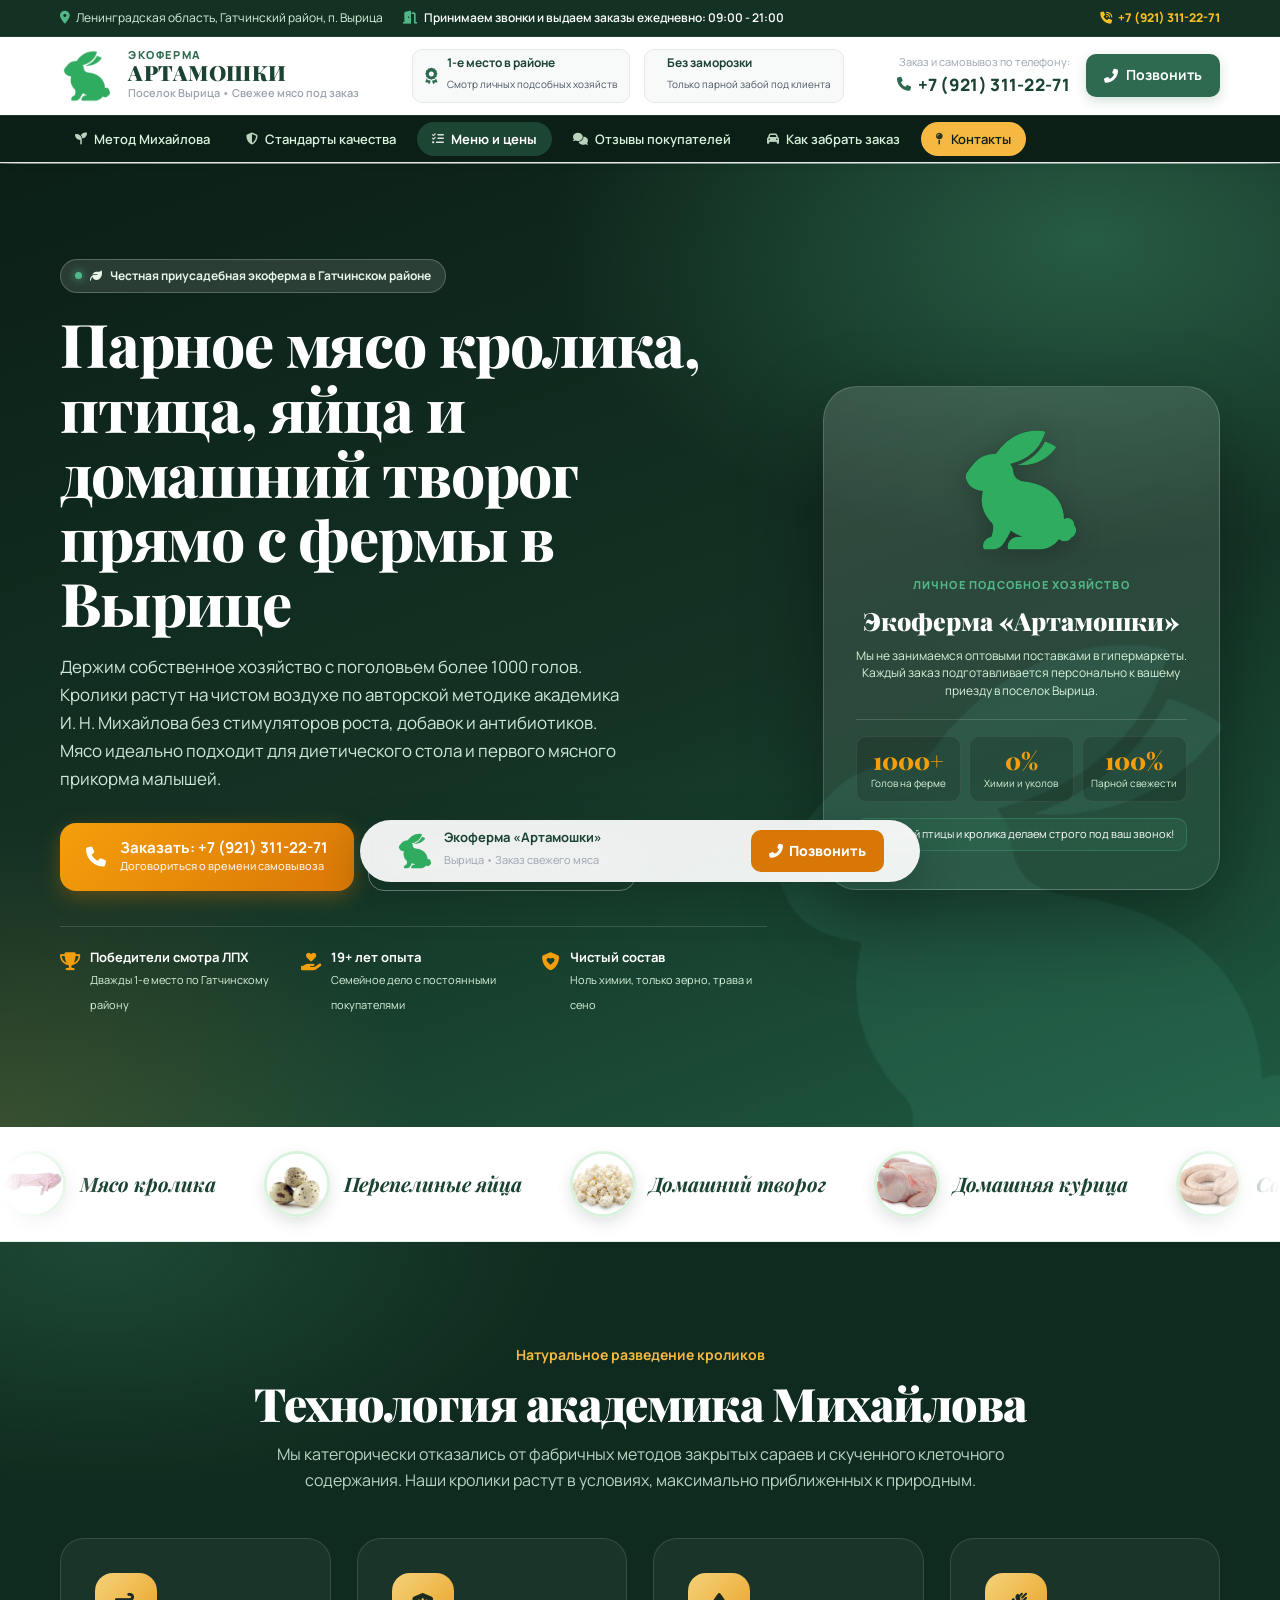
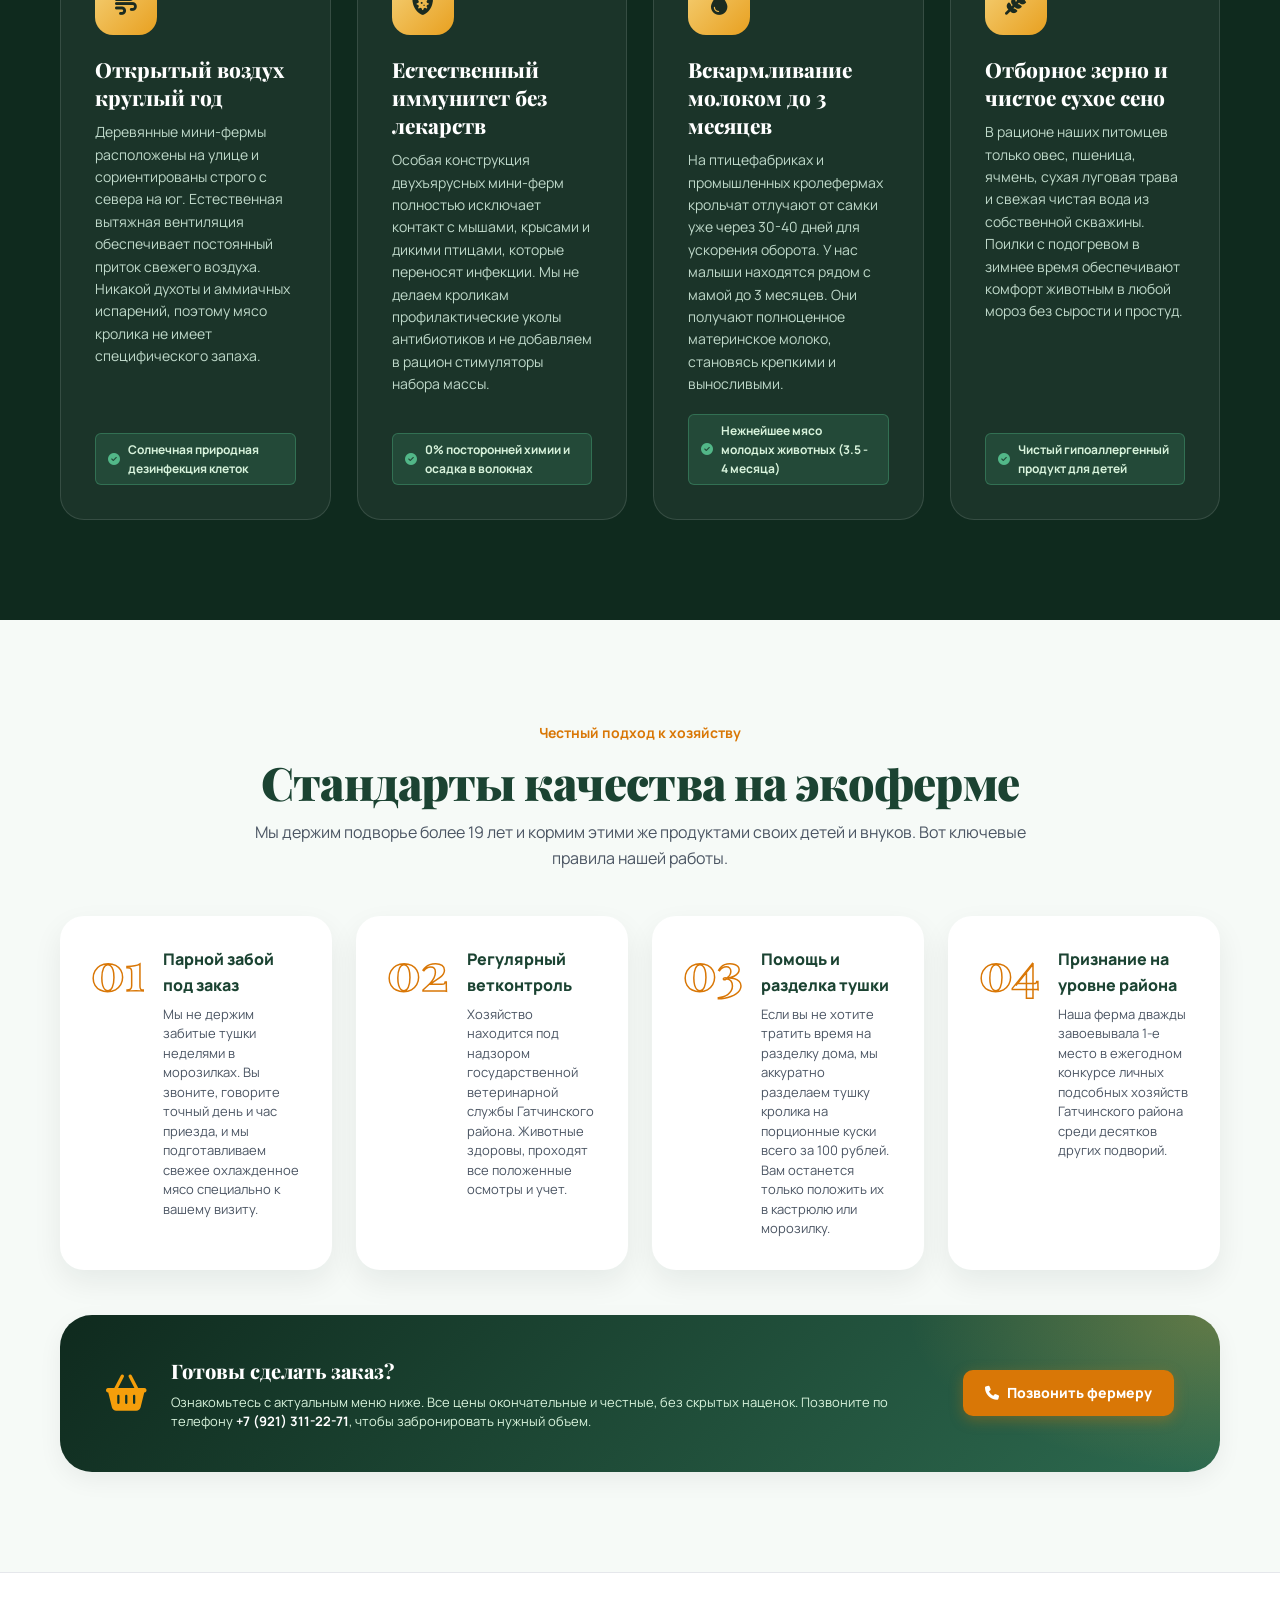
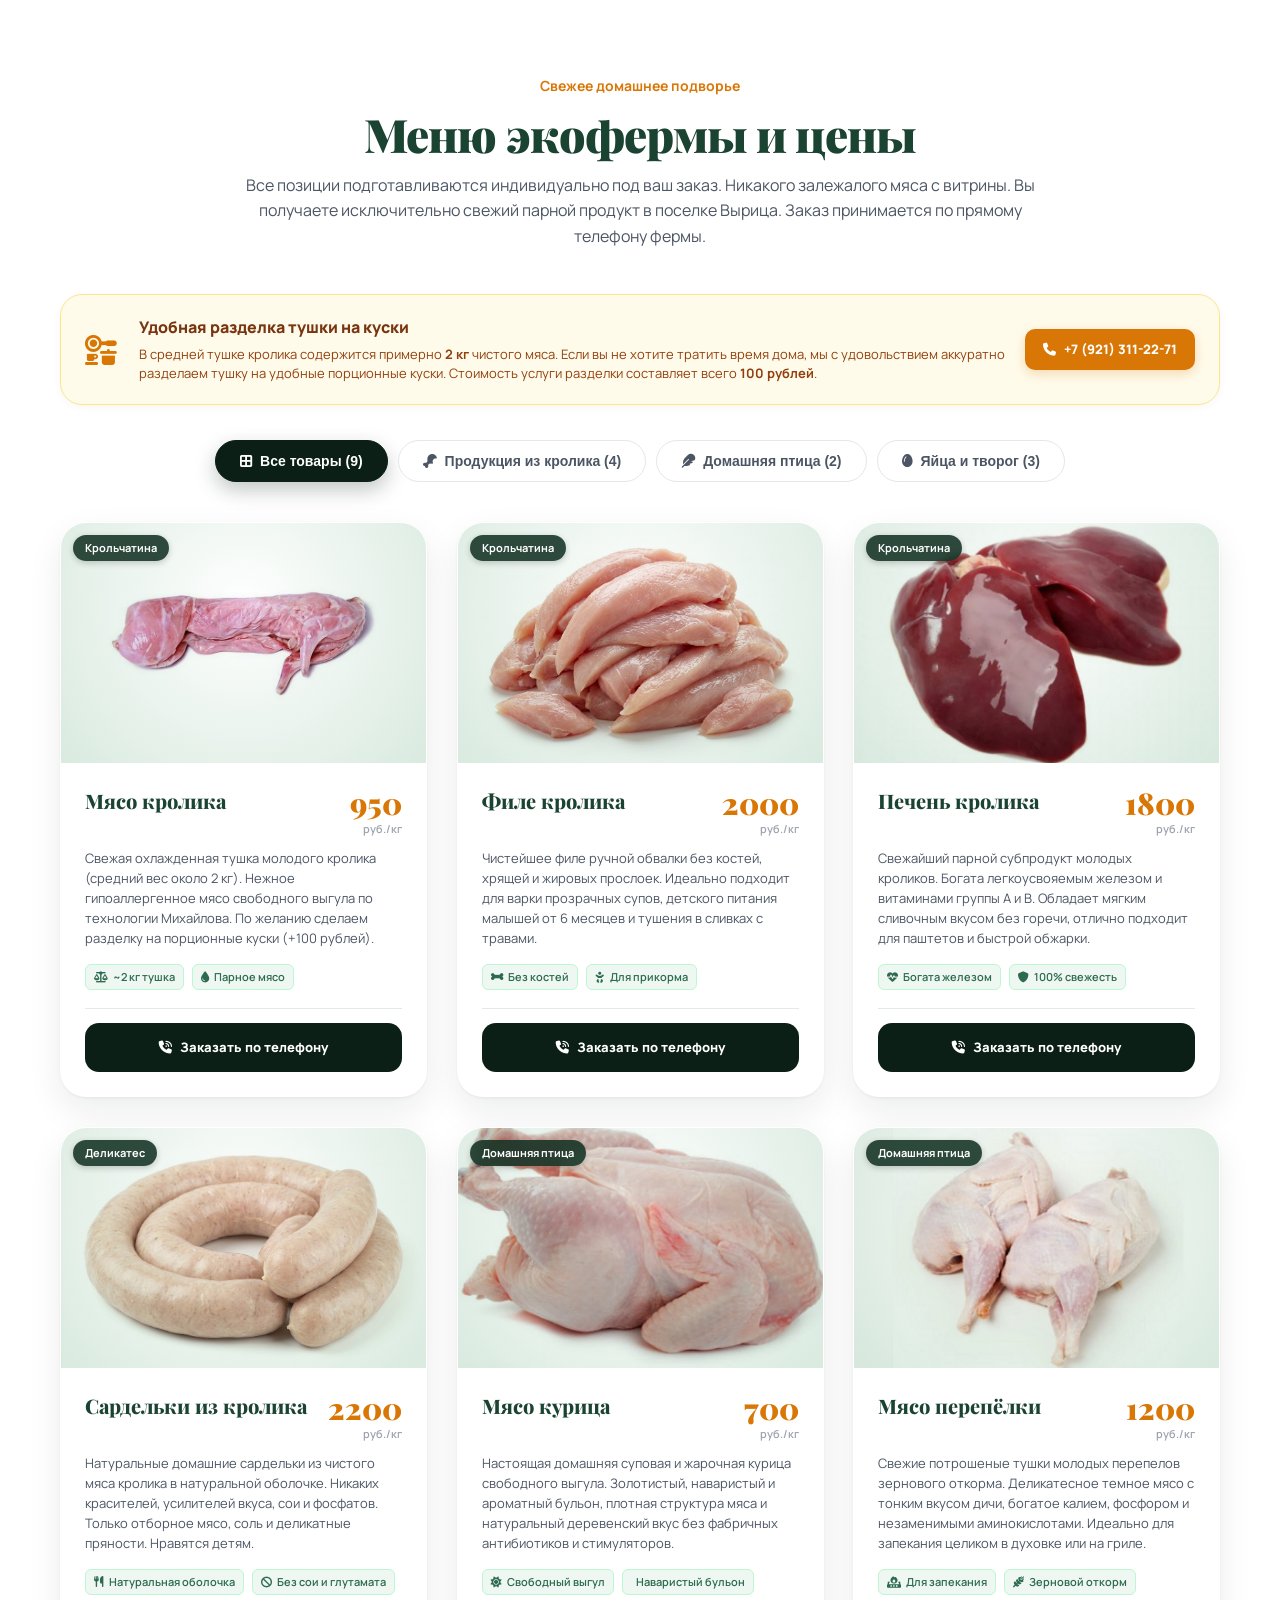
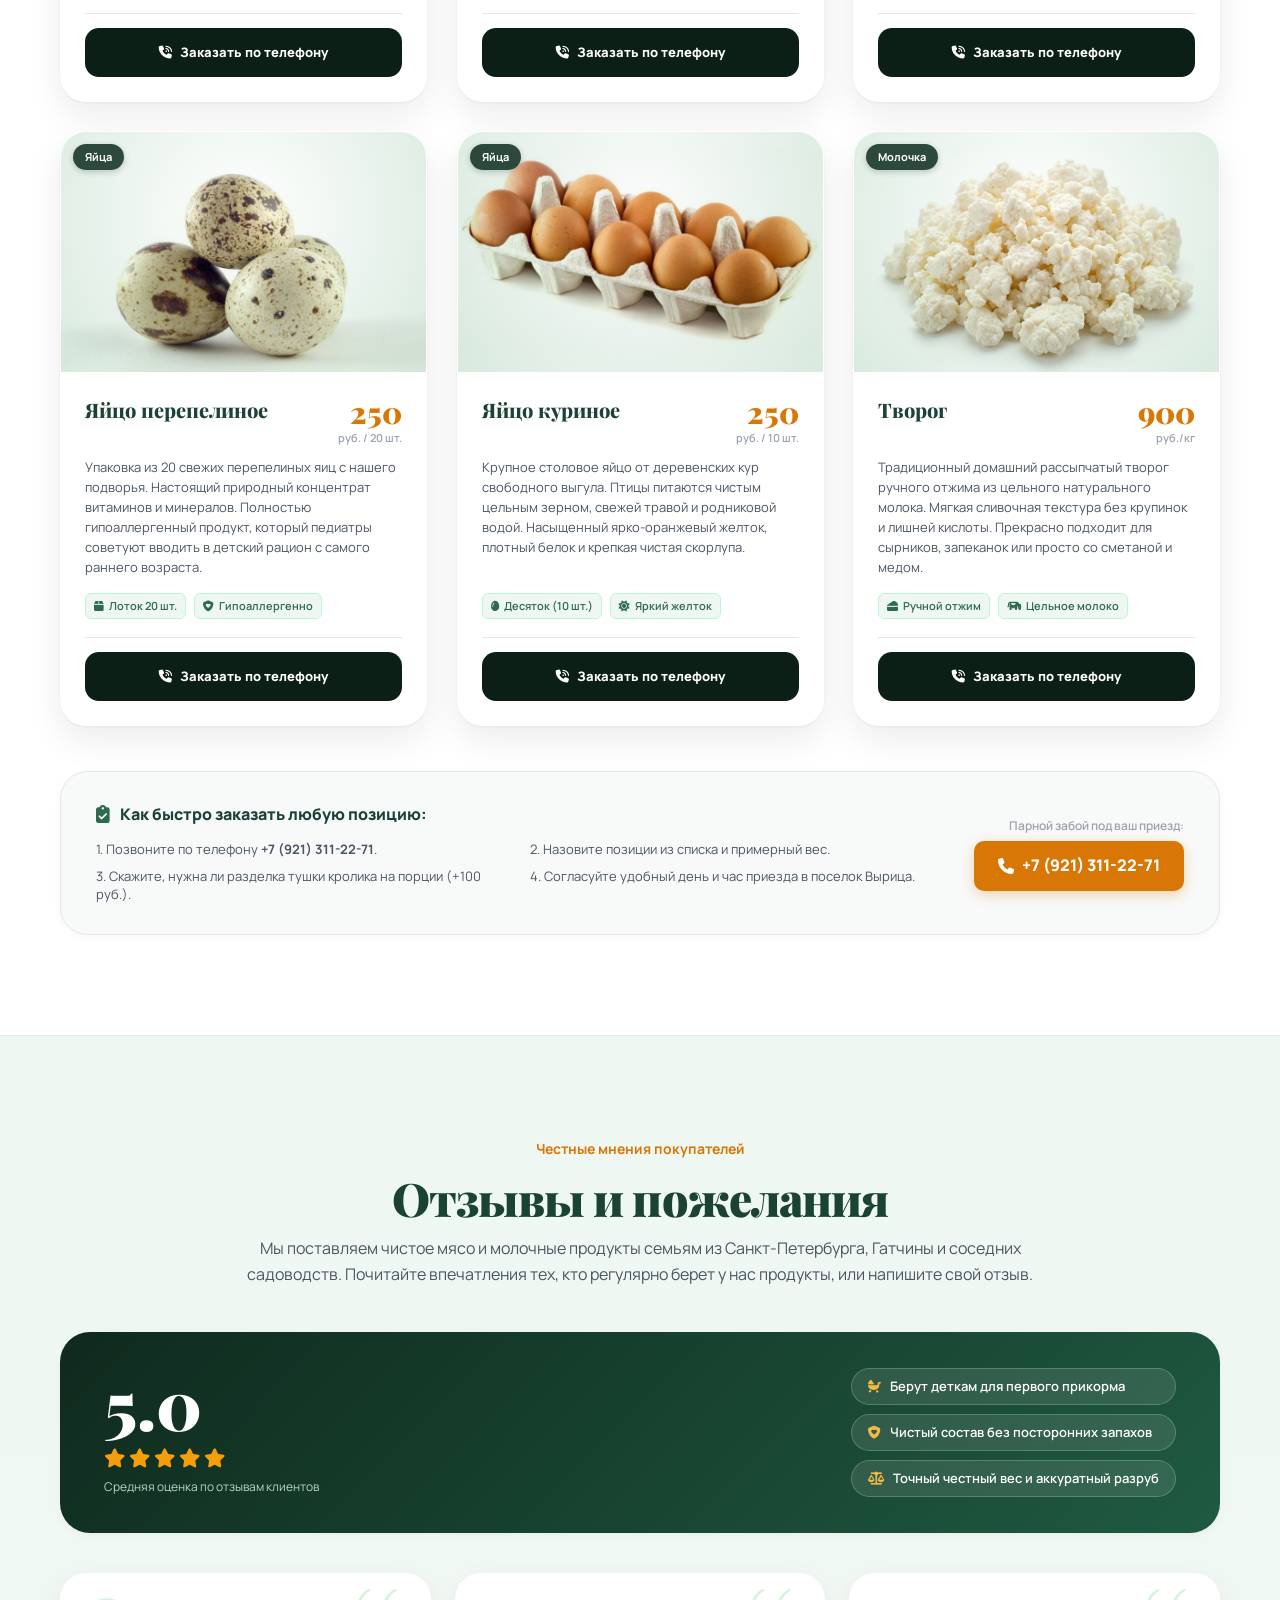
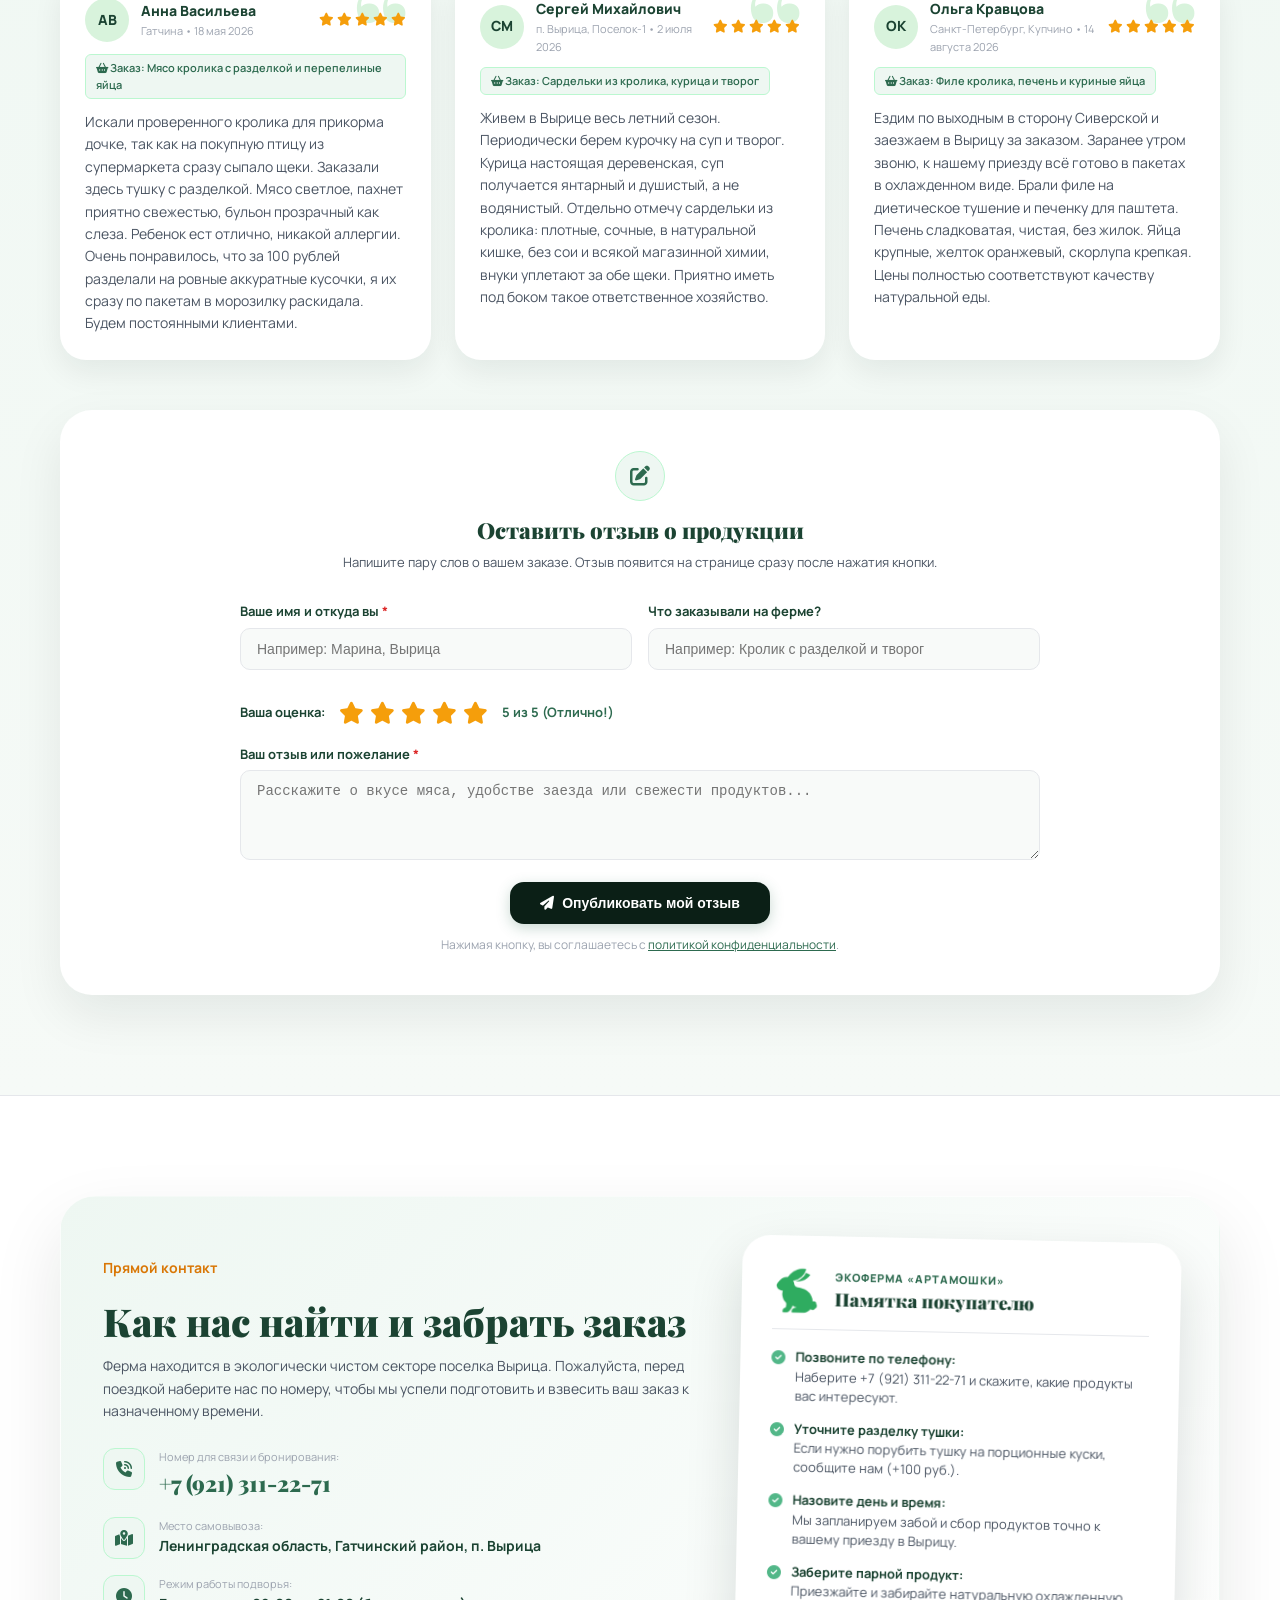
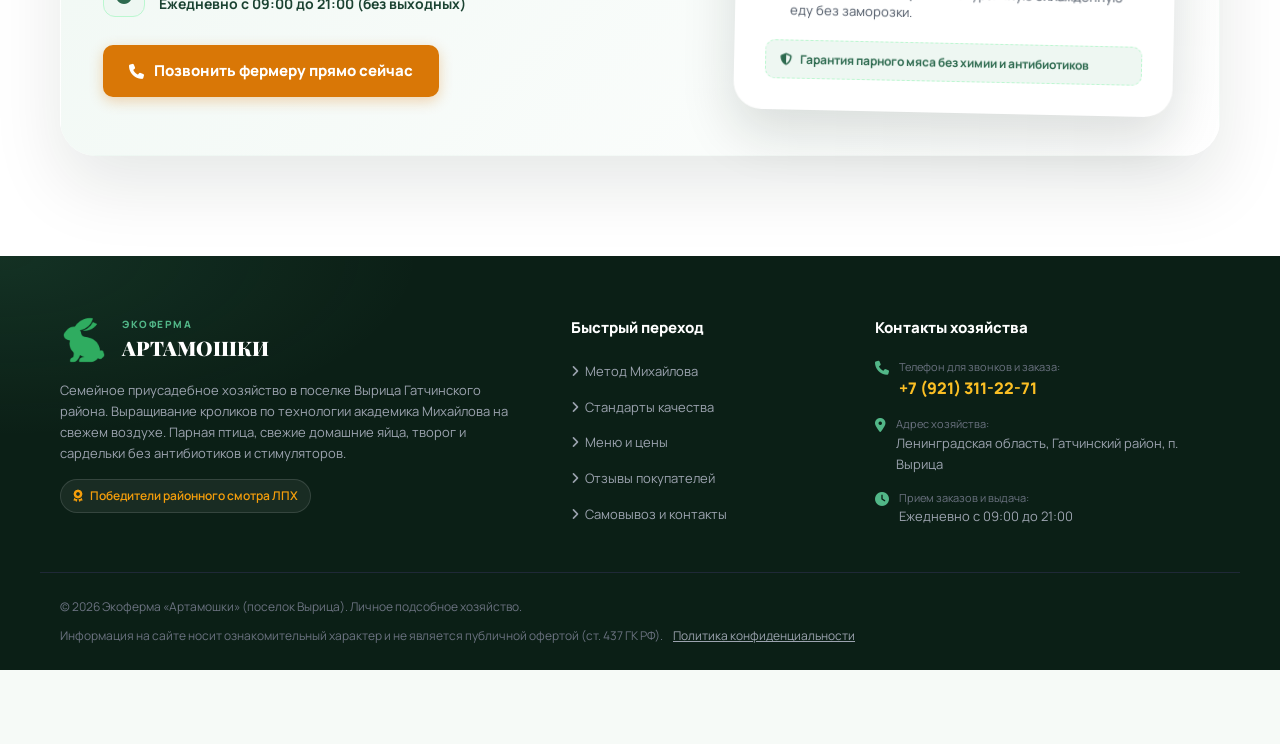
<file: index.html>
<!DOCTYPE html>
<html lang="ru">

<head>
    <meta charset="UTF-8">
    <meta name="viewport" content="width=device-width, initial-scale=1.0, maximum-scale=5.0">
    <meta http-equiv="X-UA-Compatible" content="IE=edge">
    <title>Экоферма Артамошки в Вырице | Натуральное мясо кролика, птица, яйца и фермерские продукты</title>
    <meta name="description"
        content="Частное приусадебное подворье Артамошки в поселке Вырица. Парная крольчатина, домашняя курица, перепела, домашний творог и свежие яйца. Разведение по методу Михайлова без уколов и антибиотиков. Заказ по телефону: +7 (921) 311-22-71.">

    <!-- Иконка вкладки браузера без белого фона -->
    <link rel="icon" type="image/png" sizes="32x32" href="logo.png?v=3">
    <link rel="shortcut icon" type="image/png" href="logo.png?v=3">
    <link rel="apple-touch-icon" sizes="180x180" href="logo.png?v=3">

    <!-- Open Graph / превью ссылки в мессенджерах -->
    <meta property="og:type" content="website">
    <meta property="og:url" content="https://frogetzet.github.io/Artamoshki/">
    <meta property="og:title" content="Экоферма Артамошки в Вырице | Натуральное мясо кролика, птица, яйца и фермерские продукты">
    <meta property="og:description" content="Частное приусадебное подворье Артамошки в поселке Вырица. Парная крольчатина, домашняя курица, перепела, домашний творог и свежие яйца. Разведение по методу Михайлова без уколов и антибиотиков.">
    <meta property="og:image" content="https://frogetzet.github.io/Artamoshki/logo.png?v=3">
    <meta name="twitter:card" content="summary">
    <meta name="twitter:title" content="Экоферма Артамошки в Вырице">
    <meta name="twitter:description" content="Парная крольчатина, домашняя курица, перепела, домашний творог и свежие яйца с фермы в Вырице.">
    <meta name="twitter:image" content="https://frogetzet.github.io/Artamoshki/logo.png?v=3">

    <!-- Стили и иконки -->
    <link rel="stylesheet" href="style.css">
    <link rel="stylesheet" href="https://cdnjs.cloudflare.com/ajax/libs/font-awesome/6.5.1/css/all.min.css">
    <link rel="preconnect" href="https://fonts.googleapis.com">
    <link rel="preconnect" href="https://fonts.gstatic.com" crossorigin>
    <link rel="stylesheet" href="https://fonts.googleapis.com/css2?family=Manrope:wght@400;500;600;700;800&family=Playfair+Display:ital,wght@0,700;0,800;1,700&display=swap">
    <link rel="stylesheet" href="premium.css">
</head>

<body>

    <!-- Верхняя статусная строка -->
    <div class="top-status-strip">
        <div class="container status-strip-flex">
            <div class="status-left">
                <span class="geo-point">
                    <i class="fa-solid fa-location-dot"></i> Ленинградская область, Гатчинский район, п. Вырица
                </span>
                <span class="time-point">
                    <i class="fa-solid fa-door-open"></i> Принимаем звонки и выдаем заказы ежедневно: 09:00 - 21:00
                </span>
            </div>
            <div class="status-right">
                <a href="tel:+79213112271" class="quick-call-link">
                    <i class="fa-solid fa-phone-volume"></i> +7 (921) 311-22-71
                </a>
            </div>
        </div>
    </div>

    <!-- Основная липкая шапка -->
    <header class="main-site-header" id="headerTop">
        <div class="container header-content-row">

            <!-- Логотип с прозрачным силуэтом logo.png -->
            <div class="header-brand-wrap">
                <a href="#headerTop" class="brand-link" title="Экоферма Артамошки">
                    <div class="brand-icon-box">
                        <img src="logo.png" alt="Экоферма Артамошки логотип" class="brand-rabbit-logo">
                    </div>
                    <div class="brand-text-block">
                        <span class="brand-eyebrow">ЭКОФЕРМА</span>
                        <span class="brand-main-title">АРТАМОШКИ</span>
                        <span class="brand-caption">Поселок Вырица • Свежее мясо под заказ</span>
                    </div>
                </a>
            </div>

            <!-- Центральный блок преимуществ в шапке -->
            <div class="header-features-center">
                <div class="feature-chip">
                    <i class="fa-solid fa-award"></i>
                    <div>
                        <strong>1-е место в районе</strong>
                        <span>Смотр личных подсобных хозяйств</span>
                    </div>
                </div>
                <div class="feature-chip">
                    <i class="fa-solid fa-snowflake-slash"></i>
                    <div>
                        <strong>Без заморозки</strong>
                        <span>Только парной забой под клиента</span>
                    </div>
                </div>
            </div>

            <!-- Правый блок телефона и целевого действия -->
            <div class="header-cta-block">
                <div class="phone-presentation">
                    <span class="phone-label">Заказ и самовывоз по телефону:</span>
                    <a href="tel:+79213112271" class="phone-link-main">
                        <i class="fa-solid fa-phone"></i>
                        <span>+7 (921) 311-22-71</span>
                    </a>
                </div>
                <a href="tel:+79213112271" class="btn-header-call">
                    <i class="fa-solid fa-phone-flip"></i> Позвонить
                </a>
            </div>

        </div>

        <!-- Навигационная полоса -->
        <nav class="main-navigation-bar" aria-label="Разделы страницы">
            <div class="container nav-scrollable">
                <ul class="nav-links-menu">
                    <li class="nav-item"><a href="#aboutTechSection" class="nav-link"><i
                                class="fa-solid fa-seedling"></i> Метод Михайлова</a></li>
                    <li class="nav-item"><a href="#whyUsSection" class="nav-link"><i
                                class="fa-solid fa-shield-halved"></i> Стандарты качества</a></li>
                    <li class="nav-item"><a href="#catalogSection" class="nav-link highlight"><i
                                class="fa-solid fa-list-check"></i> Меню и цены</a></li>
                    <li class="nav-item"><a href="#reviewsSection" class="nav-link"><i class="fa-solid fa-comments"></i>
                            Отзывы покупателей</a></li>
                    <li class="nav-item"><a href="#pickupSection" class="nav-link"><i class="fa-solid fa-car"></i> Как
                            забрать заказ</a></li>
                    <li class="nav-item"><a href="#contactsSection" class="nav-link"><i class="fa-solid fa-map-pin"></i>
                            Контакты</a></li>
                </ul>
            </div>
        </nav>
    </header>

    <!-- Главный баннер (Hero) -->
    <section class="hero-cover-section">
        <div class="container hero-grid-split">

            <div class="hero-left-column">
                <div class="hero-pill-badge">
                    <span class="pill-dot"></span>
                    <i class="fa-solid fa-leaf"></i>
                    <span>Честная приусадебная экоферма в Гатчинском районе</span>
                </div>

                <h1 class="hero-primary-heading">
                    Парное мясо кролика, птица, яйца и домашний творог прямо с фермы в Вырице
                </h1>

                <p class="hero-lead-description">
                    Держим собственное хозяйство с поголовьем более 1000 голов. Кролики растут на чистом воздухе по
                    авторской методике академика И. Н. Михайлова без стимуляторов роста, добавок и антибиотиков. Мясо
                    идеально подходит для диетического стола и первого мясного прикорма малышей.
                </p>

                <div class="hero-actions-group">
                    <a href="tel:+79213112271" class="btn-hero-primary">
                        <div class="btn-phone-circle"><i class="fa-solid fa-phone"></i></div>
                        <div class="btn-text-holder">
                            <strong>Заказать: +7 (921) 311-22-71</strong>
                            <small>Договориться о времени самовывоза</small>
                        </div>
                    </a>
                    <a href="#catalogSection" class="btn-hero-secondary">
                        <i class="fa-solid fa-arrow-down-short-wide"></i>
                        <span>Посмотреть меню и цены</span>
                    </a>
                </div>

                <div class="hero-stats-band">
                    <div class="stat-unit">
                        <div class="stat-icon-wrap"><i class="fa-solid fa-trophy"></i></div>
                        <div class="stat-meta">
                            <strong>Победители смотра ЛПХ</strong>
                            <span>Дважды 1-е место по Гатчинскому району</span>
                        </div>
                    </div>
                    <div class="stat-unit">
                        <div class="stat-icon-wrap"><i class="fa-solid fa-hand-holding-heart"></i></div>
                        <div class="stat-meta">
                            <strong>19+ лет опыта</strong>
                            <span>Семейное дело с постоянными покупателями</span>
                        </div>
                    </div>
                    <div class="stat-unit">
                        <div class="stat-icon-wrap"><i class="fa-solid fa-shield-heart"></i></div>
                        <div class="stat-meta">
                            <strong>Чистый состав</strong>
                            <span>Ноль химии, только зерно, трава и сено</span>
                        </div>
                    </div>
                </div>
            </div>

            <!-- Правая карточка с логотипом -->
            <div class="hero-right-column">
                <div class="hero-badge-card">
                    <div class="hero-logo-display">
                        <img src="logo.png" alt="Кролик силуэт экоферма Артамошки" class="hero-card-rabbit">
                    </div>
                    <div class="hero-card-info">
                        <span class="badge-accent">Личное подсобное хозяйство</span>
                        <h2 class="hero-card-title">Экоферма «Артамошки»</h2>
                        <p class="hero-card-text">
                            Мы не занимаемся оптовыми поставками в гипермаркеты. Каждый заказ подготавливается
                            персонально к вашему приезду в поселок Вырица.
                        </p>
                    </div>
                    <div class="hero-card-specs">
                        <div class="spec-cell">
                            <span class="spec-value">1000+</span>
                            <span class="spec-name">Голов на ферме</span>
                        </div>
                        <div class="spec-cell">
                            <span class="spec-value">0%</span>
                            <span class="spec-name">Химии и уколов</span>
                        </div>
                        <div class="spec-cell">
                            <span class="spec-value">100%</span>
                            <span class="spec-name">Парной свежести</span>
                        </div>
                    </div>
                    <div class="hero-card-reminder">
                        <i class="fa-solid fa-bell"></i>
                        <span>Забой птицы и кролика делаем строго под ваш звонок!</span>
                    </div>
                </div>
            </div>

        </div>
    </section>
    <!-- Бегущая лента продукции -->
    <div class="mq"><div class="mq-track"><span class="mq-item"><img src="rabbit-meat.jpg" alt="Мясо кролика" loading="lazy">Мясо кролика</span><span class="mq-item"><img src="quail-eggs.jpg" alt="Перепелиные яйца" loading="lazy">Перепелиные яйца</span><span class="mq-item"><img src="cottage-cheese.jpg" alt="Домашний творог" loading="lazy">Домашний творог</span><span class="mq-item"><img src="chicken.jpg" alt="Домашняя курица" loading="lazy">Домашняя курица</span><span class="mq-item"><img src="rabbit-sausages.jpg" alt="Сардельки из кролика" loading="lazy">Сардельки из кролика</span><span class="mq-item"><img src="chicken-eggs.jpg" alt="Куриные яйца" loading="lazy">Куриные яйца</span><span class="mq-item"><img src="rabbit-fillet.jpg" alt="Филе кролика" loading="lazy">Филе кролика</span><span class="mq-item"><img src="quail-meat.jpg" alt="Мясо перепёлки" loading="lazy">Мясо перепёлки</span><span class="mq-item"><img src="rabbit-liver.jpg" alt="Печень кролика" loading="lazy">Печень кролика</span><span class="mq-item" aria-hidden="true"><img src="rabbit-meat.jpg" alt="" loading="lazy">Мясо кролика</span><span class="mq-item" aria-hidden="true"><img src="quail-eggs.jpg" alt="" loading="lazy">Перепелиные яйца</span><span class="mq-item" aria-hidden="true"><img src="cottage-cheese.jpg" alt="" loading="lazy">Домашний творог</span><span class="mq-item" aria-hidden="true"><img src="chicken.jpg" alt="" loading="lazy">Домашняя курица</span><span class="mq-item" aria-hidden="true"><img src="rabbit-sausages.jpg" alt="" loading="lazy">Сардельки из кролика</span><span class="mq-item" aria-hidden="true"><img src="chicken-eggs.jpg" alt="" loading="lazy">Куриные яйца</span><span class="mq-item" aria-hidden="true"><img src="rabbit-fillet.jpg" alt="" loading="lazy">Филе кролика</span><span class="mq-item" aria-hidden="true"><img src="quail-meat.jpg" alt="" loading="lazy">Мясо перепёлки</span><span class="mq-item" aria-hidden="true"><img src="rabbit-liver.jpg" alt="" loading="lazy">Печень кролика</span></div></div>

    <!-- Секция: Метод академика Михайлова -->
    <section class="tech-method-section" id="aboutTechSection">
        <div class="container">

            <div class="section-heading-center">
                <span class="eyebrow-tag">Натуральное разведение кроликов</span>
                <h2 class="heading-title-large">Технология академика Михайлова</h2>
                <p class="heading-subtitle-lead">
                    Мы категорически отказались от фабричных методов закрытых сараев и скученного клеточного содержания.
                    Наши кролики растут в условиях, максимально приближенных к природным.
                </p>
            </div>

            <div class="method-cards-grid">

                <div class="method-card-box">
                    <div class="method-icon-circle"><i class="fa-solid fa-wind"></i></div>
                    <div class="method-card-content">
                        <h3>Открытый воздух круглый год</h3>
                        <p>
                            Деревянные мини-фермы расположены на улице и сориентированы строго с севера на юг.
                            Естественная вытяжная вентиляция обеспечивает постоянный приток свежего воздуха. Никакой
                            духоты и аммиачных испарений, поэтому мясо кролика не имеет специфического запаха.
                        </p>
                        <div class="method-card-perk">
                            <i class="fa-solid fa-circle-check"></i>
                            <span>Солнечная природная дезинфекция клеток</span>
                        </div>
                    </div>
                </div>

                <div class="method-card-box">
                    <div class="method-icon-circle"><i class="fa-solid fa-shield-virus"></i></div>
                    <div class="method-card-content">
                        <h3>Естественный иммунитет без лекарств</h3>
                        <p>
                            Особая конструкция двухъярусных мини-ферм полностью исключает контакт с мышами, крысами и
                            дикими птицами, которые переносят инфекции. Мы не делаем кроликам профилактические уколы
                            антибиотиков и не добавляем в рацион стимуляторы набора массы.
                        </p>
                        <div class="method-card-perk">
                            <i class="fa-solid fa-circle-check"></i>
                            <span>0% посторонней химии и осадка в волокнах</span>
                        </div>
                    </div>
                </div>

                <div class="method-card-box">
                    <div class="method-icon-circle"><i class="fa-solid fa-droplet"></i></div>
                    <div class="method-card-content">
                        <h3>Вскармливание молоком до 3 месяцев</h3>
                        <p>
                            На птицефабриках и промышленных кролефермах крольчат отлучают от самки уже через 30-40 дней
                            для ускорения оборота. У нас малыши находятся рядом с мамой до 3 месяцев. Они получают
                            полноценное материнское молоко, становясь крепкими и выносливыми.
                        </p>
                        <div class="method-card-perk">
                            <i class="fa-solid fa-circle-check"></i>
                            <span>Нежнейшее мясо молодых животных (3.5 - 4 месяца)</span>
                        </div>
                    </div>
                </div>

                <div class="method-card-box">
                    <div class="method-icon-circle"><i class="fa-solid fa-wheat-awn"></i></div>
                    <div class="method-card-content">
                        <h3>Отборное зерно и чистое сухое сено</h3>
                        <p>
                            В рационе наших питомцев только овес, пшеница, ячмень, сухая луговая трава и свежая чистая
                            вода из собственной скважины. Поилки с подогревом в зимнее время обеспечивают комфорт
                            животным в любой мороз без сырости и простуд.
                        </p>
                        <div class="method-card-perk">
                            <i class="fa-solid fa-circle-check"></i>
                            <span>Чистый гипоаллергенный продукт для детей</span>
                        </div>
                    </div>
                </div>

            </div>

        </div>
    </section>

    <!-- Секция: Почему жители Вырицы, Гатчины и СПб выбирают нас -->
    <section class="why-us-section" id="whyUsSection">
        <div class="container">

            <div class="section-heading-center">
                <span class="eyebrow-tag">Честный подход к хозяйству</span>
                <h2 class="heading-title-large">Стандарты качества на экоферме</h2>
                <p class="heading-subtitle-lead">
                    Мы держим подворье более 19 лет и кормим этими же продуктами своих детей и внуков. Вот ключевые
                    правила нашей работы.
                </p>
            </div>

            <div class="standards-banner-grid">

                <div class="standard-feature-item">
                    <div class="std-num-bubble">01</div>
                    <div class="std-text-wrap">
                        <h4>Парной забой под заказ</h4>
                        <p>
                            Мы не держим забитые тушки неделями в морозилках. Вы звоните, говорите точный день и час
                            приезда, и мы подготавливаем свежее охлажденное мясо специально к вашему визиту.
                        </p>
                    </div>
                </div>

                <div class="standard-feature-item">
                    <div class="std-num-bubble">02</div>
                    <div class="std-text-wrap">
                        <h4>Регулярный ветконтроль</h4>
                        <p>
                            Хозяйство находится под надзором государственной ветеринарной службы Гатчинского района.
                            Животные здоровы, проходят все положенные осмотры и учет.
                        </p>
                    </div>
                </div>

                <div class="standard-feature-item">
                    <div class="std-num-bubble">03</div>
                    <div class="std-text-wrap">
                        <h4>Помощь и разделка тушки</h4>
                        <p>
                            Если вы не хотите тратить время на разделку дома, мы аккуратно разделаем тушку кролика на
                            порционные куски всего за 100 рублей. Вам останется только положить их в кастрюлю или
                            морозилку.
                        </p>
                    </div>
                </div>

                <div class="standard-feature-item">
                    <div class="std-num-bubble">04</div>
                    <div class="std-text-wrap">
                        <h4>Признание на уровне района</h4>
                        <p>
                            Наша ферма дважды завоевывала 1-е место в ежегодном конкурсе личных подсобных хозяйств
                            Гатчинского района среди десятков других подворий.
                        </p>
                    </div>
                </div>

            </div>

            <!-- Врезка-подсказка перед каталогом -->
            <div class="catalog-teaser-panel">
                <div class="teaser-icon"><i class="fa-solid fa-basket-shopping"></i></div>
                <div class="teaser-content">
                    <h3>Готовы сделать заказ?</h3>
                    <p>
                        Ознакомьтесь с актуальным меню ниже. Все цены окончательные и честные, без скрытых наценок.
                        Позвоните по телефону <strong>+7 (921) 311-22-71</strong>, чтобы забронировать нужный объем.
                    </p>
                </div>
                <div class="teaser-button">
                    <a href="tel:+79213112271" class="btn-teaser-call">
                        <i class="fa-solid fa-phone"></i> Позвонить фермеру
                    </a>
                </div>
            </div>

        </div>
    </section><!-- Каталог фермерской продукции и актуальные цены -->
    <section class="farm-catalog-section" id="catalogSection">
        <div class="container">

            <div class="section-heading-center">
                <span class="eyebrow-tag">Свежее домашнее подворье</span>
                <h2 class="heading-title-large">Меню экофермы и цены</h2>
                <p class="heading-subtitle-lead">
                    Все позиции подготавливаются индивидуально под ваш заказ. Никакого залежалого мяса с витрины. Вы
                    получаете исключительно свежий парной продукт в поселке Вырица. Заказ принимается по прямому
                    телефону фермы.
                </p>
            </div>

            <!-- Информационный баннер о разделке тушки -->
            <div class="butcher-service-banner">
                <div class="banner-icon-side">
                    <i class="fa-solid fa-kitchen-set"></i>
                </div>
                <div class="banner-text-side">
                    <h4>Удобная разделка тушки на куски</h4>
                    <p>
                        В средней тушке кролика содержится примерно <strong>2 кг</strong> чистого мяса. Если вы не
                        хотите тратить время дома, мы с удовольствием аккуратно разделаем тушку на удобные порционные
                        куски. Стоимость услуги разделки составляет всего <strong>100 рублей</strong>.
                    </p>
                </div>
                <div class="banner-action-side">
                    <a href="tel:+79213112271" class="btn-banner-call">
                        <i class="fa-solid fa-phone"></i> +7 (921) 311-22-71
                    </a>
                </div>
            </div>

            <!-- Кнопки фильтрации каталога по категориям -->
            <div class="catalog-filters-bar" id="catalogFilterNav">
                <button type="button" class="filter-tab-btn active" data-filter="all">
                    <i class="fa-solid fa-border-all"></i> Все товары (9)
                </button>
                <button type="button" class="filter-tab-btn" data-filter="rabbit">
                    <i class="fa-solid fa-drumstick-bite"></i> Продукция из кролика (4)
                </button>
                <button type="button" class="filter-tab-btn" data-filter="poultry">
                    <i class="fa-solid fa-feather"></i> Домашняя птица (2)
                </button>
                <button type="button" class="filter-tab-btn" data-filter="dairy-eggs">
                    <i class="fa-solid fa-egg"></i> Яйца и творог (3)
                </button>
            </div>

            <!-- Сетка карточек товаров: 9 позиций с локальными фото -->
            <div class="catalog-cards-grid" id="catalogCardsContainer">

                <!-- 1. МЯСО КРОЛИКА (950 руб./кг) -->
                <article class="product-item-card" data-category="rabbit">
                    <div class="card-image-box">
                        <img src="rabbit-meat.jpg" alt="Парное мясо кролика тушка в Вырице" loading="lazy">
                        <span class="product-badge-pill">Крольчатина</span>
                    </div>
                    <div class="card-body-content">
                        <div class="product-header-row">
                            <h3 class="product-title-text">Мясо кролика</h3>
                            <div class="product-price-pill">
                                <span class="price-val">950</span>
                                <span class="price-unit">руб./кг</span>
                            </div>
                        </div>
                        <p class="product-desc-text">
                            Свежая охлажденная тушка молодого кролика (средний вес около 2 кг). Нежное гипоаллергенное
                            мясо свободного выгула по технологии Михайлова. По желанию сделаем разделку на порционные
                            куски (+100 рублей).
                        </p>
                        <div class="card-spec-tags">
                            <span class="spec-tag"><i class="fa-solid fa-scale-balanced"></i> ~2 кг тушка</span>
                            <span class="spec-tag"><i class="fa-solid fa-droplet"></i> Парное мясо</span>
                        </div>
                        <div class="card-footer-action">
                            <a href="tel:+79213112271" class="btn-order-product">
                                <i class="fa-solid fa-phone-volume"></i> Заказать по телефону
                            </a>
                        </div>
                    </div>
                </article>

                <!-- 2. ФИЛЕ КРОЛИКА (2000 руб./кг) -->
                <article class="product-item-card" data-category="rabbit">
                    <div class="card-image-box">
                        <img src="rabbit-fillet.jpg" alt="Чистое филе кролика ручной обвалки" loading="lazy">
                        <span class="product-badge-pill">Крольчатина</span>
                    </div>
                    <div class="card-body-content">
                        <div class="product-header-row">
                            <h3 class="product-title-text">Филе кролика</h3>
                            <div class="product-price-pill">
                                <span class="price-val">2000</span>
                                <span class="price-unit">руб./кг</span>
                            </div>
                        </div>
                        <p class="product-desc-text">
                            Чистейшее филе ручной обвалки без костей, хрящей и жировых прослоек. Идеально подходит для
                            варки прозрачных супов, детского питания малышей от 6 месяцев и тушения в сливках с травами.
                        </p>
                        <div class="card-spec-tags">
                            <span class="spec-tag"><i class="fa-solid fa-bone"></i> Без костей</span>
                            <span class="spec-tag"><i class="fa-solid fa-baby"></i> Для прикорма</span>
                        </div>
                        <div class="card-footer-action">
                            <a href="tel:+79213112271" class="btn-order-product">
                                <i class="fa-solid fa-phone-volume"></i> Заказать по телефону
                            </a>
                        </div>
                    </div>
                </article>

                <!-- 3. ПЕЧЕНЬ КРОЛИКА (1800 руб./кг) -->
                <article class="product-item-card" data-category="rabbit">
                    <div class="card-image-box">
                        <img src="rabbit-liver.jpg" alt="Свежая печень кролика" loading="lazy">
                        <span class="product-badge-pill">Крольчатина</span>
                    </div>
                    <div class="card-body-content">
                        <div class="product-header-row">
                            <h3 class="product-title-text">Печень кролика</h3>
                            <div class="product-price-pill">
                                <span class="price-val">1800</span>
                                <span class="price-unit">руб./кг</span>
                            </div>
                        </div>
                        <p class="product-desc-text">
                            Свежайший парной субпродукт молодых кроликов. Богата легкоусвояемым железом и витаминами
                            группы А и В. Обладает мягким сливочным вкусом без горечи, отлично подходит для паштетов и
                            быстрой обжарки.
                        </p>
                        <div class="card-spec-tags">
                            <span class="spec-tag"><i class="fa-solid fa-heart-pulse"></i> Богата железом</span>
                            <span class="spec-tag"><i class="fa-solid fa-shield"></i> 100% свежесть</span>
                        </div>
                        <div class="card-footer-action">
                            <a href="tel:+79213112271" class="btn-order-product">
                                <i class="fa-solid fa-phone-volume"></i> Заказать по телефону
                            </a>
                        </div>
                    </div>
                </article>

                <!-- 4. САРДЕЛЬКИ ИЗ КРОЛИКА (2200 руб./кг) -->
                <article class="product-item-card" data-category="rabbit">
                    <div class="card-image-box">
                        <img src="rabbit-sausages.jpg" alt="Домашние сардельки из мяса кролика" loading="lazy">
                        <span class="product-badge-pill">Деликатес</span>
                    </div>
                    <div class="card-body-content">
                        <div class="product-header-row">
                            <h3 class="product-title-text">Сардельки из кролика</h3>
                            <div class="product-price-pill">
                                <span class="price-val">2200</span>
                                <span class="price-unit">руб./кг</span>
                            </div>
                        </div>
                        <p class="product-desc-text">
                            Натуральные домашние сардельки из чистого мяса кролика в натуральной оболочке. Никаких
                            красителей, усилителей вкуса, сои и фосфатов. Только отборное мясо, соль и деликатные
                            пряности. Нравятся детям.
                        </p>
                        <div class="card-spec-tags">
                            <span class="spec-tag"><i class="fa-solid fa-utensils"></i> Натуральная оболочка</span>
                            <span class="spec-tag"><i class="fa-solid fa-ban"></i> Без сои и глутамата</span>
                        </div>
                        <div class="card-footer-action">
                            <a href="tel:+79213112271" class="btn-order-product">
                                <i class="fa-solid fa-phone-volume"></i> Заказать по телефону
                            </a>
                        </div>
                    </div>
                </article>

                <!-- 5. МЯСО КУРИЦЫ (700 руб./кг) -->
                <article class="product-item-card" data-category="poultry">
                    <div class="card-image-box">
                        <img src="chicken.jpg" alt="Домашняя фермерская курица тушка" loading="lazy">
                        <span class="product-badge-pill">Домашняя птица</span>
                    </div>
                    <div class="card-body-content">
                        <div class="product-header-row">
                            <h3 class="product-title-text">Мясо курица</h3>
                            <div class="product-price-pill">
                                <span class="price-val">700</span>
                                <span class="price-unit">руб./кг</span>
                            </div>
                        </div>
                        <p class="product-desc-text">
                            Настоящая домашняя суповая и жарочная курица свободного выгула. Золотистый, наваристый и
                            ароматный бульон, плотная структура мяса и натуральный деревенский вкус без фабричных
                            антибиотиков и стимуляторов.
                        </p>
                        <div class="card-spec-tags">
                            <span class="spec-tag"><i class="fa-solid fa-sun"></i> Свободный выгул</span>
                            <span class="spec-tag"><i class="fa-solid fa-bowl-hot"></i> Наваристый бульон</span>
                        </div>
                        <div class="card-footer-action">
                            <a href="tel:+79213112271" class="btn-order-product">
                                <i class="fa-solid fa-phone-volume"></i> Заказать по телефону
                            </a>
                        </div>
                    </div>
                </article>

                <!-- 6. МЯСО ПЕРЕПЁЛКИ (1200 руб./кг) -->
                <article class="product-item-card" data-category="poultry">
                    <div class="card-image-box">
                        <img src="quail-meat.jpg" alt="Свежее мясо перепелки фермерское" loading="lazy">
                        <span class="product-badge-pill">Домашняя птица</span>
                    </div>
                    <div class="card-body-content">
                        <div class="product-header-row">
                            <h3 class="product-title-text">Мясо перепёлки</h3>
                            <div class="product-price-pill">
                                <span class="price-val">1200</span>
                                <span class="price-unit">руб./кг</span>
                            </div>
                        </div>
                        <p class="product-desc-text">
                            Свежие потрошеные тушки молодых перепелов зернового откорма. Деликатесное темное мясо с
                            тонким вкусом дичи, богатое калием, фосфором и незаменимыми аминокислотами. Идеально для
                            запекания целиком в духовке или на гриле.
                        </p>
                        <div class="card-spec-tags">
                            <span class="spec-tag"><i class="fa-solid fa-fire-burner"></i> Для запекания</span>
                            <span class="spec-tag"><i class="fa-solid fa-wheat-awn"></i> Зерновой откорм</span>
                        </div>
                        <div class="card-footer-action">
                            <a href="tel:+79213112271" class="btn-order-product">
                                <i class="fa-solid fa-phone-volume"></i> Заказать по телефону
                            </a>
                        </div>
                    </div>
                </article>

                <!-- 7. ЯЙЦО ПЕРЕПЕЛИНОЕ (250 руб. за 20 штук) -->
                <article class="product-item-card" data-category="dairy-eggs">
                    <div class="card-image-box">
                        <img src="quail-eggs.jpg" alt="Свежее перепелиное яйцо 20 штук" loading="lazy">
                        <span class="product-badge-pill">Яйца</span>
                    </div>
                    <div class="card-body-content">
                        <div class="product-header-row">
                            <h3 class="product-title-text">Яйцо перепелиное</h3>
                            <div class="product-price-pill">
                                <span class="price-val">250</span>
                                <span class="price-unit">руб. / 20 шт.</span>
                            </div>
                        </div>
                        <p class="product-desc-text">
                            Упаковка из 20 свежих перепелиных яиц с нашего подворья. Настоящий природный концентрат
                            витаминов и минералов. Полностью гипоаллергенный продукт, который педиатры советуют вводить
                            в детский рацион с самого раннего возраста.
                        </p>
                        <div class="card-spec-tags">
                            <span class="spec-tag"><i class="fa-solid fa-box"></i> Лоток 20 шт.</span>
                            <span class="spec-tag"><i class="fa-solid fa-shield-heart"></i> Гипоаллергенно</span>
                        </div>
                        <div class="card-footer-action">
                            <a href="tel:+79213112271" class="btn-order-product">
                                <i class="fa-solid fa-phone-volume"></i> Заказать по телефону
                            </a>
                        </div>
                    </div>
                </article>

                <!-- 8. ЯЙЦО КУРИНОЕ (250 руб. за 10 штук) -->
                <article class="product-item-card" data-category="dairy-eggs">
                    <div class="card-image-box">
                        <img src="chicken-eggs.jpg" alt="Домашнее куриное яйцо десяток" loading="lazy">
                        <span class="product-badge-pill">Яйца</span>
                    </div>
                    <div class="card-body-content">
                        <div class="product-header-row">
                            <h3 class="product-title-text">Яйцо куриное</h3>
                            <div class="product-price-pill">
                                <span class="price-val">250</span>
                                <span class="price-unit">руб. / 10 шт.</span>
                            </div>
                        </div>
                        <p class="product-desc-text">
                            Крупное столовое яйцо от деревенских кур свободного выгула. Птицы питаются чистым цельным
                            зерном, свежей травой и родниковой водой. Насыщенный ярко-оранжевый желток, плотный белок и
                            крепкая чистая скорлупа.
                        </p>
                        <div class="card-spec-tags">
                            <span class="spec-tag"><i class="fa-solid fa-egg"></i> Десяток (10 шт.)</span>
                            <span class="spec-tag"><i class="fa-solid fa-sun"></i> Яркий желток</span>
                        </div>
                        <div class="card-footer-action">
                            <a href="tel:+79213112271" class="btn-order-product">
                                <i class="fa-solid fa-phone-volume"></i> Заказать по телефону
                            </a>
                        </div>
                    </div>
                </article>

                <!-- 9. ТВОРОГ (900 руб./кг) -->
                <article class="product-item-card" data-category="dairy-eggs">
                    <div class="card-image-box">
                        <img src="cottage-cheese.jpg" alt="Натуральный домашний творог" loading="lazy">
                        <span class="product-badge-pill">Молочка</span>
                    </div>
                    <div class="card-body-content">
                        <div class="product-header-row">
                            <h3 class="product-title-text">Творог</h3>
                            <div class="product-price-pill">
                                <span class="price-val">900</span>
                                <span class="price-unit">руб./кг</span>
                            </div>
                        </div>
                        <p class="product-desc-text">
                            Традиционный домашний рассыпчатый творог ручного отжима из цельного натурального молока.
                            Мягкая сливочная текстура без крупинок и лишней кислоты. Прекрасно подходит для сырников,
                            запеканок или просто со сметаной и медом.
                        </p>
                        <div class="card-spec-tags">
                            <span class="spec-tag"><i class="fa-solid fa-cheese"></i> Ручной отжим</span>
                            <span class="spec-tag"><i class="fa-solid fa-cow"></i> Цельное молоко</span>
                        </div>
                        <div class="card-footer-action">
                            <a href="tel:+79213112271" class="btn-order-product">
                                <i class="fa-solid fa-phone-volume"></i> Заказать по телефону
                            </a>
                        </div>
                    </div>
                </article>

            </div>

            <!-- Итоговая сервисная памятка под каталогом -->
            <div class="catalog-summary-panel">
                <div class="summary-col-info">
                    <div class="summary-check-title">
                        <i class="fa-solid fa-clipboard-check"></i>
                        <span>Как быстро заказать любую позицию:</span>
                    </div>
                    <ul class="summary-steps-list">
                        <li>1. Позвоните по телефону <strong>+7 (921) 311-22-71</strong>.</li>
                        <li>2. Назовите позиции из списка и примерный вес.</li>
                        <li>3. Скажите, нужна ли разделка тушки кролика на порции (+100 руб.).</li>
                        <li>4. Согласуйте удобный день и час приезда в поселок Вырица.</li>
                    </ul>
                </div>
                <div class="summary-col-cta">
                    <span class="summary-cta-text">Парной забой под ваш приезд:</span>
                    <a href="tel:+79213112271" class="btn-summary-phone">
                        <i class="fa-solid fa-phone"></i> +7 (921) 311-22-71
                    </a>
                </div>
            </div>

        </div>
    </section><!-- Раздел: Отзывы постоянных покупателей -->
    <section class="reviews-feedback-section" id="reviewsSection">
        <div class="container">

            <div class="section-heading-center">
                <span class="eyebrow-tag">Честные мнения покупателей</span>
                <h2 class="heading-title-large">Отзывы и пожелания</h2>
                <p class="heading-subtitle-lead">
                    Мы поставляем чистое мясо и молочные продукты семьям из Санкт-Петербурга, Гатчины и соседних
                    садоводств. Почитайте впечатления тех, кто регулярно берет у нас продукты, или напишите свой отзыв.
                </p>
            </div>

            <!-- Верхняя плашка рейтинга -->
            <div class="reviews-score-banner">
                <div class="score-side-main">
                    <div class="score-large-digits" id="averageScoreDisplay">4.9</div>
                    <div class="stars-aggregate-row">
                        <i class="fa-solid fa-star"></i>
                        <i class="fa-solid fa-star"></i>
                        <i class="fa-solid fa-star"></i>
                        <i class="fa-solid fa-star"></i>
                        <i class="fa-solid fa-star"></i>
                    </div>
                    <span class="score-caption-text">Средняя оценка по отзывам клиентов</span>
                </div>
                <div class="score-side-tags">
                    <div class="score-benefit-chip">
                        <i class="fa-solid fa-baby-carriage"></i>
                        <span>Берут деткам для первого прикорма</span>
                    </div>
                    <div class="score-benefit-chip">
                        <i class="fa-solid fa-shield-heart"></i>
                        <span>Чистый состав без посторонних запахов</span>
                    </div>
                    <div class="score-benefit-chip">
                        <i class="fa-solid fa-scale-balanced"></i>
                        <span>Точный честный вес и аккуратный разруб</span>
                    </div>
                </div>
            </div>

            <!-- Сетка отзывов (пополняется через JavaScript из localStorage) -->
            <div class="reviews-cards-stream" id="reviewsCardsContainer">

                <!-- Отзыв 1: Молодая мама -->
                <article class="review-single-card">
                    <div class="review-header-flex">
                        <div class="author-avatar-box">АВ</div>
                        <div class="author-text-info">
                            <strong class="author-title">Анна Васильева</strong>
                            <span class="author-geo-date">Гатчина • 18 мая 2026</span>
                        </div>
                        <div class="stars-rating-inline">
                            <i class="fa-solid fa-star"></i>
                            <i class="fa-solid fa-star"></i>
                            <i class="fa-solid fa-star"></i>
                            <i class="fa-solid fa-star"></i>
                            <i class="fa-solid fa-star"></i>
                        </div>
                    </div>
                    <div class="bought-item-pill">
                        <i class="fa-solid fa-basket-shopping"></i> Заказ: Мясо кролика с разделкой и перепелиные яйца
                    </div>
                    <p class="review-message-text">
                        Искали проверенного кролика для прикорма дочке, так как на покупную птицу из супермаркета сразу
                        сыпало щеки. Заказали здесь тушку с разделкой. Мясо светлое, пахнет приятно свежестью, бульон
                        прозрачный как слеза. Ребенок ест отлично, никакой аллергии. Очень понравилось, что за 100
                        рублей разделали на ровные аккуратные кусочки, я их сразу по пакетам в морозилку раскидала.
                        Будем постоянными клиентами.
                    </p>
                </article>

                <!-- Отзыв 2: Дачник из Вырицы -->
                <article class="review-single-card">
                    <div class="review-header-flex">
                        <div class="author-avatar-box">СМ</div>
                        <div class="author-text-info">
                            <strong class="author-title">Сергей Михайлович</strong>
                            <span class="author-geo-date">п. Вырица, Поселок-1 • 2 июля 2026</span>
                        </div>
                        <div class="stars-rating-inline">
                            <i class="fa-solid fa-star"></i>
                            <i class="fa-solid fa-star"></i>
                            <i class="fa-solid fa-star"></i>
                            <i class="fa-solid fa-star"></i>
                            <i class="fa-solid fa-star"></i>
                        </div>
                    </div>
                    <div class="bought-item-pill">
                        <i class="fa-solid fa-basket-shopping"></i> Заказ: Сардельки из кролика, курица и творог
                    </div>
                    <p class="review-message-text">
                        Живем в Вырице весь летний сезон. Периодически берем курочку на суп и творог. Курица настоящая
                        деревенская, суп получается янтарный и душистый, а не водянистый. Отдельно отмечу сардельки из
                        кролика: плотные, сочные, в натуральной кишке, без сои и всякой магазинной химии, внуки уплетают
                        за обе щеки. Приятно иметь под боком такое ответственное хозяйство.
                    </p>
                </article>

                <!-- Отзыв 3: Семья из СПб -->
                <article class="review-single-card">
                    <div class="review-header-flex">
                        <div class="author-avatar-box">ОК</div>
                        <div class="author-text-info">
                            <strong class="author-title">Ольга Кравцова</strong>
                            <span class="author-geo-date">Санкт-Петербург, Купчино • 14 августа 2026</span>
                        </div>
                        <div class="stars-rating-inline">
                            <i class="fa-solid fa-star"></i>
                            <i class="fa-solid fa-star"></i>
                            <i class="fa-solid fa-star"></i>
                            <i class="fa-solid fa-star"></i>
                            <i class="fa-solid fa-star"></i>
                        </div>
                    </div>
                    <div class="bought-item-pill">
                        <i class="fa-solid fa-basket-shopping"></i> Заказ: Филе кролика, печень и куриные яйца
                    </div>
                    <p class="review-message-text">
                        Ездим по выходным в сторону Сиверской и заезжаем в Вырицу за заказом. Заранее утром звоню, к
                        нашему приезду всё готово в пакетах в охлажденном виде. Брали филе на диетическое тушение и
                        печенку для паштета. Печень сладковатая, чистая, без жилок. Яйца крупные, желток оранжевый,
                        скорлупа крепкая. Цены полностью соответствуют качеству натуральной еды.
                    </p>
                </article>

            </div>

            <!-- Блок формы добавления нового отзыва -->
            <div class="add-review-section-box">
                <div class="review-form-wrapper">

                    <div class="form-title-centered">
                        <div class="form-badge-icon"><i class="fa-solid fa-pen-to-square"></i></div>
                        <h3>Оставить отзыв о продукции</h3>
                        <p>Напишите пару слов о вашем заказе. Отзыв появится на странице сразу после нажатия кнопки.</p>
                    </div>

                    <form id="farmFeedbackForm" class="clean-review-form">

                        <div class="form-inputs-pair">
                            <div class="field-control-group">
                                <label for="authorNameInput">Ваше имя и откуда вы <span
                                        class="required-mark">*</span></label>
                                <input type="text" id="authorNameInput" placeholder="Например: Марина, Вырица" required>
                            </div>
                            <div class="field-control-group">
                                <label for="productOrderedInput">Что заказывали на ферме?</label>
                                <input type="text" id="productOrderedInput"
                                    placeholder="Например: Кролик с разделкой и творог">
                            </div>
                        </div>

                        <div class="form-rating-picker-row">
                            <label class="picker-label-title">Ваша оценка:</label>
                            <div class="star-clickable-row" id="formStarContainer">
                                <i class="fa-solid fa-star star-node active" data-score="1" title="1 из 5"></i>
                                <i class="fa-solid fa-star star-node active" data-score="2" title="2 из 5"></i>
                                <i class="fa-solid fa-star star-node active" data-score="3" title="3 из 5"></i>
                                <i class="fa-solid fa-star star-node active" data-score="4" title="4 из 5"></i>
                                <i class="fa-solid fa-star star-node active" data-score="5" title="5 из 5"></i>
                            </div>
                            <span class="rating-grade-hint" id="ratingGradeHint">5 из 5 (Отлично!)</span>
                        </div>

                        <div class="field-control-group full-width">
                            <label for="reviewMessageInput">Ваш отзыв или пожелание <span
                                    class="required-mark">*</span></label>
                            <textarea id="reviewMessageInput" rows="4"
                                placeholder="Расскажите о вкусе мяса, удобстве заезда или свежести продуктов..."
                                required></textarea>
                        </div>

                        <div class="form-submit-centered">
                            <button type="submit" class="btn-publish-feedback">
                                <i class="fa-solid fa-paper-plane"></i> Опубликовать мой отзыв
                            </button>
                            <p class="form-privacy-note">
                                Нажимая кнопку, вы соглашаетесь с <a href="privacy.html">политикой конфиденциальности</a>.
                            </p>
                        </div>

                    </form>

                </div>
            </div>

        </div>
    </section>

    <!-- Раздел: Самовывоз, контакты и памятка покупателя -->
    <section class="pickup-and-contacts-section" id="pickupSection">
        <div class="container">
            <div class="pickup-unified-layout" id="contactsSection">

                <!-- Левая колонка: контакты и прямой вызов -->
                <div class="pickup-details-col">
                    <span class="eyebrow-tag">Прямой контакт</span>
                    <h2 class="pickup-main-heading">Как нас найти и забрать заказ</h2>
                    <p class="pickup-lead-desc">
                        Ферма находится в экологически чистом секторе поселка Вырица. Пожалуйста, перед поездкой
                        наберите нас по номеру, чтобы мы успели подготовить и взвесить ваш заказ к назначенному времени.
                    </p>

                    <div class="contacts-vertical-cards">

                        <div class="contact-card-line">
                            <div class="contact-round-icon"><i class="fa-solid fa-phone-volume"></i></div>
                            <div class="contact-text-box">
                                <span class="contact-sub-title">Номер для связи и бронирования:</span>
                                <a href="tel:+79213112271" class="contact-bold-phone">+7 (921) 311-22-71</a>
                            </div>
                        </div>

                        <div class="contact-card-line">
                            <div class="contact-round-icon"><i class="fa-solid fa-map-location-dot"></i></div>
                            <div class="contact-text-box">
                                <span class="contact-sub-title">Место самовывоза:</span>
                                <strong class="contact-bold-text">Ленинградская область, Гатчинский район, п.
                                    Вырица</strong>
                            </div>
                        </div>

                        <div class="contact-card-line">
                            <div class="contact-round-icon"><i class="fa-solid fa-clock"></i></div>
                            <div class="contact-text-box">
                                <span class="contact-sub-title">Режим работы подворья:</span>
                                <strong class="contact-bold-text">Ежедневно с 09:00 до 21:00 (без выходных)</strong>
                            </div>
                        </div>

                    </div>

                    <div class="pickup-direct-action">
                        <a href="tel:+79213112271" class="btn-direct-call-gold">
                            <i class="fa-solid fa-phone"></i> Позвонить фермеру прямо сейчас
                        </a>
                    </div>
                </div>

                <!-- Правая колонка: Памятка покупателю с логотипом logo.png БЕЗ белых рамок -->
                <div class="pickup-memo-col">
                    <div class="memo-white-card">

                        <div class="memo-header-brand">
                            <div class="memo-logo-frame">
                                <img src="logo.png" alt="Зеленый кролик логотип" class="memo-rabbit-img">
                            </div>
                            <div class="memo-header-text">
                                <span class="memo-sup-title">ЭКОФЕРМА «АРТАМОШКИ»</span>
                                <h3 class="memo-card-heading">Памятка покупателю</h3>
                            </div>
                        </div>

                        <ul class="memo-bullet-checklist">
                            <li class="memo-check-point">
                                <i class="fa-solid fa-circle-check"></i>
                                <div>
                                    <strong>Позвоните по телефону:</strong>
                                    <span>Наберите +7 (921) 311-22-71 и скажите, какие продукты вас интересуют.</span>
                                </div>
                            </li>
                            <li class="memo-check-point">
                                <i class="fa-solid fa-circle-check"></i>
                                <div>
                                    <strong>Уточните разделку тушки:</strong>
                                    <span>Если нужно порубить тушку на порционные куски, сообщите нам (+100
                                        руб.).</span>
                                </div>
                            </li>
                            <li class="memo-check-point">
                                <i class="fa-solid fa-circle-check"></i>
                                <div>
                                    <strong>Назовите день и время:</strong>
                                    <span>Мы запланируем забой и сбор продуктов точно к вашему приезду в Вырицу.</span>
                                </div>
                            </li>
                            <li class="memo-check-point">
                                <i class="fa-solid fa-circle-check"></i>
                                <div>
                                    <strong>Заберите парной продукт:</strong>
                                    <span>Приезжайте и забирайте натуральную охлажденную еду без заморозки.</span>
                                </div>
                            </li>
                        </ul>

                        <div class="memo-bottom-seal">
                            <i class="fa-solid fa-shield-halved"></i>
                            <span>Гарантия парного мяса без химии и антибиотиков</span>
                        </div>

                    </div>
                </div>

            </div>
        </div>
    </section>

    <!-- Мобильная прилипающая полоска внизу экрана для мгновенного звонка -->
    <aside class="mobile-sticky-quickdial-bar" aria-label="Быстрый телефон">
        <div class="container sticky-dial-flex">
            <div class="sticky-brand-mini">
                <img src="logo.png" alt="Кролик" class="sticky-rabbit-pic">
                <div class="sticky-name-meta">
                    <strong>Экоферма «Артамошки»</strong>
                    <span>Вырица • Заказ свежего мяса</span>
                </div>
            </div>
            <a href="tel:+79213112271" class="btn-sticky-touch-call">
                <i class="fa-solid fa-phone-flip"></i> Позвонить
            </a>
        </div>
    </aside>

    <!-- Подвал сайта (Footer) с логотипом logo.png -->
    <footer class="main-site-footer">
        <div class="container footer-layout-grid">

            <!-- Левая колонка бренда -->
            <div class="footer-column-identity">
                <div class="footer-brand-header">
                    <img src="logo.png" alt="Логотип фермы кролик" class="footer-rabbit-logo">
                    <div class="footer-brand-title">
                        <span class="f-sup">ЭКОФЕРМА</span>
                        <span class="f-main">АРТАМОШКИ</span>
                    </div>
                </div>
                <p class="footer-description-p">
                    Семейное приусадебное хозяйство в поселке Вырица Гатчинского района. Выращивание кроликов по
                    технологии академика Михайлова на свежем воздухе. Парная птица, свежие домашние яйца, творог и
                    сардельки без антибиотиков и стимуляторов.
                </p>
                <div class="footer-badge-lph">
                    <i class="fa-solid fa-award"></i>
                    <span>Победители районного смотра ЛПХ</span>
                </div>
            </div>

            <!-- Средняя колонка навигации -->
            <div class="footer-column-links">
                <h4 class="footer-section-title">Быстрый переход</h4>
                <ul class="footer-nav-listing">
                    <li><a href="#aboutTechSection"><i class="fa-solid fa-angle-right"></i> Метод Михайлова</a></li>
                    <li><a href="#whyUsSection"><i class="fa-solid fa-angle-right"></i> Стандарты качества</a></li>
                    <li><a href="#catalogSection"><i class="fa-solid fa-angle-right"></i> Меню и цены</a></li>
                    <li><a href="#reviewsSection"><i class="fa-solid fa-angle-right"></i> Отзывы покупателей</a></li>
                    <li><a href="#pickupSection"><i class="fa-solid fa-angle-right"></i> Самовывоз и контакты</a></li>
                </ul>
            </div>

            <!-- Правая колонка контактов -->
            <div class="footer-column-info">
                <h4 class="footer-section-title">Контакты хозяйства</h4>
                <ul class="footer-contacts-listing">
                    <li class="f-contact-line">
                        <i class="fa-solid fa-phone"></i>
                        <div class="f-contact-sub">
                            <span class="f-label">Телефон для звонков и заказа:</span>
                            <a href="tel:+79213112271" class="f-phone-highlight">+7 (921) 311-22-71</a>
                        </div>
                    </li>
                    <li class="f-contact-line">
                        <i class="fa-solid fa-location-dot"></i>
                        <div class="f-contact-sub">
                            <span class="f-label">Адрес хозяйства:</span>
                            <span>Ленинградская область, Гатчинский район, п. Вырица</span>
                        </div>
                    </li>
                    <li class="f-contact-line">
                        <i class="fa-solid fa-clock"></i>
                        <div class="f-contact-sub">
                            <span class="f-label">Прием заказов и выдача:</span>
                            <span>Ежедневно с 09:00 до 21:00</span>
                        </div>
                    </li>
                </ul>
            </div>

        </div>

        <!-- Нижняя черта копирайта -->
        <div class="container footer-sub-bottom-bar">
            <div class="bottom-bar-flex">
                <p class="copyright-text">© 2026 Экоферма «Артамошки» (поселок Вырица). Личное подсобное хозяйство.</p>
                <p class="sub-disclaimer">
                    Информация на сайте носит ознакомительный характер и не является публичной офертой (ст. 437 ГК РФ).
                    <a href="privacy.html" class="footer-privacy-link">Политика конфиденциальности</a>
                </p>
            </div>
        </div>
    </footer>

    <!-- Подключение внешнего файла скрипта логики -->
    <script src="script.js"></script>
    <script src="premium.js"></script>
</body>

</html>
</file>
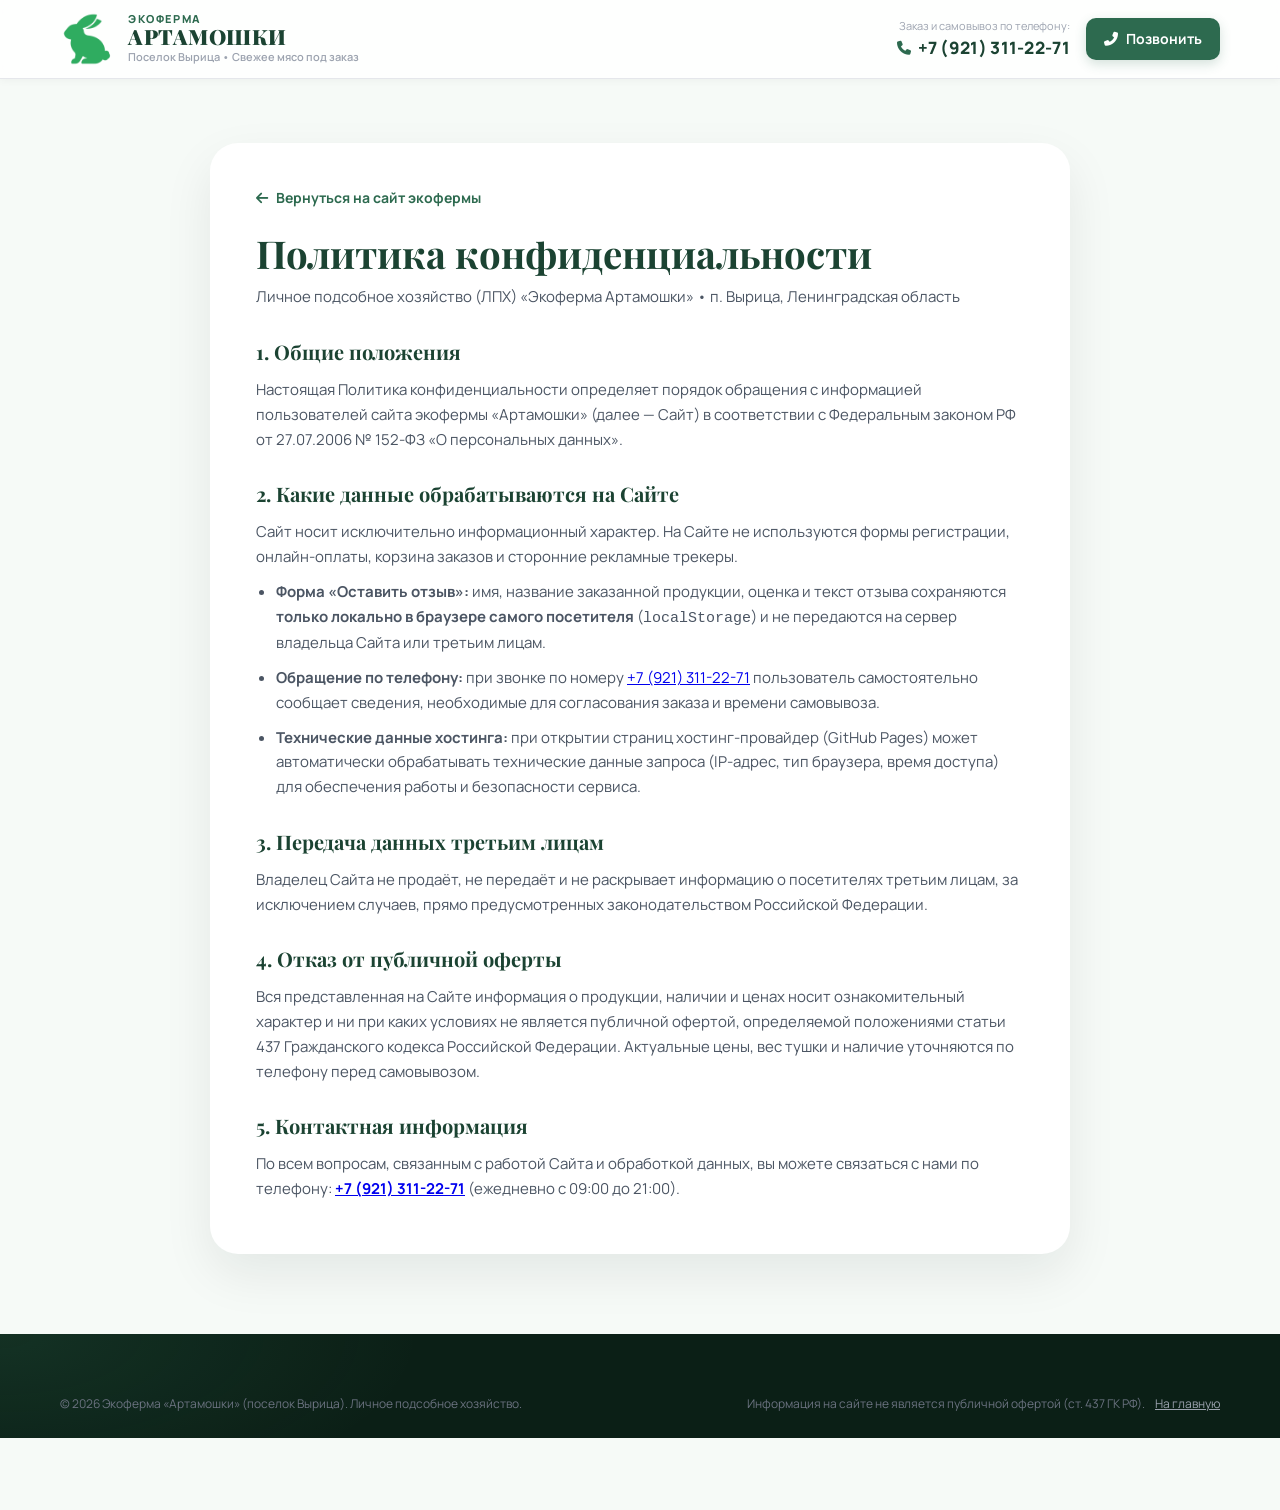
<file: privacy.html>
<!DOCTYPE html>
<html lang="ru">

<head>
    <meta charset="UTF-8">
    <meta name="viewport" content="width=device-width, initial-scale=1.0, maximum-scale=5.0">
    <meta http-equiv="X-UA-Compatible" content="IE=edge">
    <title>Политика конфиденциальности | Экоферма Артамошки в Вырице</title>
    <meta name="description" content="Политика конфиденциальности и обработки данных сайта личного подсобного хозяйства Экоферма Артамошки.">
    <link rel="icon" type="image/png" sizes="32x32" href="logo.png?v=3">
    <link rel="stylesheet" href="style.css">
    <link rel="stylesheet" href="https://cdnjs.cloudflare.com/ajax/libs/font-awesome/6.5.1/css/all.min.css">
    <link rel="preconnect" href="https://fonts.googleapis.com">
    <link rel="preconnect" href="https://fonts.gstatic.com" crossorigin>
    <link rel="stylesheet" href="https://fonts.googleapis.com/css2?family=Manrope:wght@400;500;600;700;800&family=Playfair+Display:ital,wght@0,700;0,800;1,700&display=swap">
    <link rel="stylesheet" href="premium.css">
    <style>
        .privacy-page-section { padding: 64px 0 80px; background: #f6faf7; }
        .privacy-card {
            max-width: 860px;
            margin: 0 auto;
            background: #ffffff;
            border-radius: 28px;
            padding: 42px 46px;
            box-shadow: 0 20px 50px rgba(11, 31, 22, 0.08);
        }
        .privacy-back-link {
            display: inline-flex;
            align-items: center;
            gap: 8px;
            color: var(--color-green-primary);
            font-weight: 700;
            font-size: 14px;
            text-decoration: none;
            margin-bottom: 22px;
        }
        .privacy-back-link:hover { color: var(--color-amber-primary); }
        .privacy-card h1 {
            font-size: clamp(1.7rem, 3.5vw, 2.4rem);
            color: var(--color-green-dark);
            margin-bottom: 10px;
            line-height: 1.15;
        }
        .privacy-updated {
            font-size: 13px;
            color: var(--color-text-subtle);
            margin-bottom: 28px;
        }
        .privacy-card h2 {
            font-size: 1.25rem;
            color: var(--color-green-dark);
            margin: 26px 0 10px;
        }
        .privacy-card p, .privacy-card li {
            font-size: 15px;
            color: var(--color-text-muted);
            line-height: 1.65;
            margin-bottom: 10px;
        }
        .privacy-card ul {
            padding-left: 20px;
            margin-bottom: 14px;
        }
        @media (max-width: 768px) {
            .privacy-page-section { padding: 32px 0 56px; }
            .privacy-card { padding: 26px 18px; border-radius: 20px; }
            .privacy-card p, .privacy-card li { font-size: 14px; }
        }
    </style>
</head>

<body>
    <header class="main-site-header" id="headerTop">
        <div class="container header-content-row">
            <div class="header-brand-wrap">
                <a href="index.html" class="brand-link" title="На главную — Экоферма Артамошки">
                    <div class="brand-icon-box">
                        <img src="logo.png" alt="Экоферма Артамошки логотип" class="brand-rabbit-logo">
                    </div>
                    <div class="brand-text-block">
                        <span class="brand-eyebrow">ЭКОФЕРМА</span>
                        <span class="brand-main-title">АРТАМОШКИ</span>
                        <span class="brand-caption">Поселок Вырица • Свежее мясо под заказ</span>
                    </div>
                </a>
            </div>
            <div class="header-cta-block">
                <div class="phone-presentation">
                    <span class="phone-label">Заказ и самовывоз по телефону:</span>
                    <a href="tel:+79213112271" class="phone-link-main">
                        <i class="fa-solid fa-phone"></i>
                        <span>+7 (921) 311-22-71</span>
                    </a>
                </div>
                <a href="tel:+79213112271" class="btn-header-call">
                    <i class="fa-solid fa-phone-flip"></i> Позвонить
                </a>
            </div>
        </div>
    </header>

    <main class="privacy-page-section">
        <div class="container">
            <article class="privacy-card">
                <a href="index.html" class="privacy-back-link">
                    <i class="fa-solid fa-arrow-left"></i> Вернуться на сайт экофермы
                </a>

                <h1>Политика конфиденциальности</h1>
                <p class="privacy-updated">Личное подсобное хозяйство (ЛПХ) «Экоферма Артамошки» • п. Вырица, Ленинградская область</p>

                <h2>1. Общие положения</h2>
                <p>
                    Настоящая Политика конфиденциальности определяет порядок обращения с информацией пользователей
                    сайта экофермы «Артамошки» (далее — Сайт) в соответствии с Федеральным законом РФ от 27.07.2006
                    № 152-ФЗ «О персональных данных».
                </p>

                <h2>2. Какие данные обрабатываются на Сайте</h2>
                <p>
                    Сайт носит исключительно информационный характер. На Сайте не используются формы регистрации,
                    онлайн-оплаты, корзина заказов и сторонние рекламные трекеры.
                </p>
                <ul>
                    <li>
                        <strong>Форма «Оставить отзыв»:</strong> имя, название заказанной продукции, оценка и текст
                        отзыва сохраняются <strong>только локально в браузере самого посетителя</strong>
                        (<code>localStorage</code>) и не передаются на сервер владельца Сайта или третьим лицам.
                    </li>
                    <li>
                        <strong>Обращение по телефону:</strong> при звонке по номеру
                        <a href="tel:+79213112271">+7 (921) 311-22-71</a> пользователь самостоятельно сообщает сведения,
                        необходимые для согласования заказа и времени самовывоза.
                    </li>
                    <li>
                        <strong>Технические данные хостинга:</strong> при открытии страниц хостинг-провайдер (GitHub Pages)
                        может автоматически обрабатывать технические данные запроса (IP-адрес, тип браузера, время
                        доступа) для обеспечения работы и безопасности сервиса.
                    </li>
                </ul>

                <h2>3. Передача данных третьим лицам</h2>
                <p>
                    Владелец Сайта не продаёт, не передаёт и не раскрывает информацию о посетителях третьим лицам, за
                    исключением случаев, прямо предусмотренных законодательством Российской Федерации.
                </p>

                <h2>4. Отказ от публичной оферты</h2>
                <p>
                    Вся представленная на Сайте информация о продукции, наличии и ценах носит ознакомительный характер
                    и ни при каких условиях не является публичной офертой, определяемой положениями статьи 437
                    Гражданского кодекса Российской Федерации. Актуальные цены, вес тушки и наличие уточняются по
                    телефону перед самовывозом.
                </p>

                <h2>5. Контактная информация</h2>
                <p>
                    По всем вопросам, связанным с работой Сайта и обработкой данных, вы можете связаться с нами по
                    телефону: <a href="tel:+79213112271"><strong>+7 (921) 311-22-71</strong></a> (ежедневно с 09:00 до 21:00).
                </p>
            </article>
        </div>
    </main>

    <footer class="main-site-footer">
        <div class="container footer-sub-bottom-bar" style="border-top: 0; padding-top: 0;">
            <div class="bottom-bar-flex">
                <p class="copyright-text">© 2026 Экоферма «Артамошки» (поселок Вырица). Личное подсобное хозяйство.</p>
                <p class="sub-disclaimer">
                    Информация на сайте не является публичной офертой (ст. 437 ГК РФ).
                    <a href="index.html" class="footer-privacy-link">На главную</a>
                </p>
            </div>
        </div>
    </footer>
</body>

</html>
</file>
<file: style.css>
/* ==========================================================================
   1. ГЛОБАЛЬНЫЕ CSS-ПЕРЕМЕННЫЕ И БАЗОВЫЙ СБРОС (DESIGN SYSTEM)
   ========================================================================== */
:root {
    /* Фирменная палитра экофермы */
    --color-green-deep: #133224;
    --color-green-dark: #1b4332;
    --color-green-primary: #2d6a4f;
    --color-green-medium: #40916c;
    --color-green-light: #52b788;
    --color-green-mint: #d8f3dc;
    --color-green-bg: #eef7f2;

    /* Тёплые акцентные тона */
    --color-amber-primary: #d97706;
    --color-amber-hover: #b45309;
    --color-amber-light: #fef3c7;
    --color-gold-star: #f59e0b;

    /* Нейтральные тона и фоны */
    --color-surface-bg: #f8faf9;
    --color-surface-card: #ffffff;
    --color-text-main: #1f2937;
    --color-text-muted: #4b5563;
    --color-text-subtle: #9ca3af;
    --color-border-light: #e5e7eb;
    --color-border-green: #bbf7d0;

    /* Радиусы скругления */
    --radius-xs: 6px;
    --radius-sm: 10px;
    --radius-md: 16px;
    --radius-lg: 24px;
    --radius-pill: 9999px;

    /* Тени */
    --shadow-soft-sm: 0 2px 8px rgba(0, 0, 0, 0.04);
    --shadow-soft-md: 0 8px 24px rgba(0, 0, 0, 0.06);
    --shadow-hover-card: 0 14px 34px rgba(27, 67, 50, 0.12);

    /* Переходы */
    --transition-fast: 0.2s cubic-bezier(0.4, 0, 0.2, 1);
    --transition-smooth: 0.3s cubic-bezier(0.4, 0, 0.2, 1);
}

*,
*::before,
*::after {
    box-sizing: border-box;
    margin: 0;
    padding: 0;
}

html {
    scroll-behavior: smooth;
    font-size: 16px;
    overflow-x: clip;
}

body {
    background-color: var(--color-surface-bg);
    color: var(--color-text-main);
    font-family: -apple-system, BlinkMacSystemFont, "Segoe UI", Roboto, "Helvetica Neue", Arial, sans-serif;
    line-height: 1.6;
    -webkit-font-smoothing: antialiased;
    -webkit-tap-highlight-color: transparent;
    overflow-x: clip;
    padding-bottom: 74px;
    /* Зазор под мобильную нижнюю панель звонка */
}

a,
button {
    touch-action: manipulation;
}

section[id],
#contactsSection {
    scroll-margin-top: 110px;
}

.container {
    max-width: 1200px;
    margin: 0 auto;
    padding: 0 20px;
}

.text-center {
    text-align: center;
}

img {
    max-width: 100%;
    height: auto;
    display: block;
}

/* ==========================================================================
   2. ВЕРХНЯЯ СТАТУСНАЯ СТРОКА И ШАПКА САЙТА
   ========================================================================== */
.top-status-strip {
    background: var(--color-green-deep);
    color: var(--color-green-mint);
    font-size: 12px;
    padding: 8px 0;
    border-bottom: 1px solid rgba(255, 255, 255, 0.08);
}

.status-strip-flex {
    display: flex;
    justify-content: space-between;
    align-items: center;
    gap: 16px;
    flex-wrap: wrap;
}

.status-left {
    display: flex;
    align-items: center;
    gap: 20px;
    flex-wrap: wrap;
}

.geo-point,
.time-point {
    display: inline-flex;
    align-items: center;
    gap: 6px;
}

.geo-point i,
.time-point i {
    color: var(--color-green-light);
    font-size: 13px;
}

.time-point {
    color: #ffffff;
    font-weight: 600;
}

.quick-call-link {
    color: #fbbf24;
    text-decoration: none;
    font-weight: 800;
    display: inline-flex;
    align-items: center;
    gap: 6px;
    transition: color var(--transition-fast);
}

.quick-call-link:hover {
    color: #ffffff;
}

/* Основная липкая шапка */
.main-site-header {
    background: #ffffff;
    border-bottom: 1px solid var(--color-border-light);
    position: sticky;
    top: 0;
    z-index: 1000;
    box-shadow: var(--shadow-soft-sm);
}

.header-content-row {
    display: flex;
    justify-content: space-between;
    align-items: center;
    padding: 12px 20px;
    gap: 20px;
}

/* Брендинг и зеленый силуэтный логотип logo.png БЕЗ белых рамок */
.header-brand-wrap .brand-link {
    display: flex;
    align-items: center;
    gap: 14px;
    text-decoration: none;
    transition: transform var(--transition-fast);
}

.header-brand-wrap .brand-link:hover {
    transform: translateY(-1px);
}

.brand-icon-box {
    width: 54px;
    height: 54px;
    display: flex;
    align-items: center;
    justify-content: center;
    background: transparent;
}

.brand-rabbit-logo {
    width: 100%;
    height: 100%;
    object-fit: contain;
    background: transparent;
    border: none;
    box-shadow: none;
}

.brand-text-block {
    display: flex;
    flex-direction: column;
}

.brand-eyebrow {
    font-size: 11px;
    font-weight: 800;
    letter-spacing: 1.6px;
    color: var(--color-green-primary);
    line-height: 1;
}

.brand-main-title {
    font-size: 21px;
    font-weight: 900;
    letter-spacing: 0.5px;
    color: var(--color-green-dark);
    line-height: 1.15;
}

.brand-caption {
    font-size: 11px;
    color: var(--color-text-subtle);
    font-weight: 600;
}

/* Преимущества по центру шапки */
.header-features-center {
    display: flex;
    align-items: center;
    gap: 14px;
}

.feature-chip {
    display: flex;
    align-items: center;
    gap: 10px;
    background: var(--color-surface-bg);
    border: 1px solid var(--color-border-light);
    padding: 6px 12px;
    border-radius: var(--radius-sm);
}

.feature-chip i {
    font-size: 16px;
    color: var(--color-green-primary);
}

.feature-chip strong {
    display: block;
    font-size: 12px;
    color: var(--color-green-dark);
    line-height: 1.2;
}

.feature-chip span {
    font-size: 10px;
    color: var(--color-text-muted);
}

/* Правый блок телефона и целевого действия */
.header-cta-block {
    display: flex;
    align-items: center;
    gap: 16px;
}

.phone-presentation {
    display: flex;
    flex-direction: column;
    align-items: flex-end;
}

.phone-label {
    font-size: 11px;
    color: var(--color-text-subtle);
}

.phone-link-main {
    display: inline-flex;
    align-items: center;
    gap: 6px;
    text-decoration: none;
    color: var(--color-green-dark);
    font-size: 17px;
    font-weight: 800;
    letter-spacing: 0.3px;
    transition: color var(--transition-fast);
}

.phone-link-main i {
    color: var(--color-green-primary);
    font-size: 14px;
}

.phone-link-main:hover {
    color: var(--color-amber-primary);
}

.btn-header-call {
    background: var(--color-green-primary);
    color: #ffffff;
    border: none;
    padding: 10px 18px;
    border-radius: var(--radius-sm);
    text-decoration: none;
    font-size: 14px;
    font-weight: 700;
    display: inline-flex;
    align-items: center;
    gap: 8px;
    box-shadow: 0 4px 12px rgba(45, 106, 79, 0.2);
    transition: all var(--transition-fast);
}

.btn-header-call:hover {
    background: var(--color-green-dark);
    transform: translateY(-2px);
    box-shadow: 0 6px 16px rgba(27, 67, 50, 0.3);
}

/* Навигационная полоса */
.main-navigation-bar {
    background: var(--color-green-dark);
    border-top: 1px solid rgba(255, 255, 255, 0.08);
}

.nav-scrollable {
    overflow-x: auto;
    scrollbar-width: none;
}

.nav-scrollable::-webkit-scrollbar {
    display: none;
}

.nav-links-menu {
    display: flex;
    list-style: none;
    gap: 6px;
    padding: 6px 0;
    white-space: nowrap;
}

.nav-link {
    color: var(--color-green-mint);
    text-decoration: none;
    font-size: 13px;
    font-weight: 600;
    padding: 7px 15px;
    border-radius: var(--radius-pill);
    display: inline-flex;
    align-items: center;
    gap: 7px;
    transition: all var(--transition-fast);
}

.nav-link i {
    font-size: 12px;
    opacity: 0.85;
}

.nav-link:hover {
    background: rgba(255, 255, 255, 0.15);
    color: #ffffff;
}

.nav-link.highlight {
    background: rgba(82, 183, 136, 0.25);
    color: #ffffff;
    font-weight: 700;
}

/* ==========================================================================
   3. ГЛАВНЫЙ ЭКРАН (HERO SECTION)
   ========================================================================== */
.hero-cover-section {
    background: linear-gradient(135deg, #133224 0%, #1b4332 45%, #2d6a4f 100%);
    color: #ffffff;
    padding: 65px 0 60px;
    position: relative;
    overflow: hidden;
}

.hero-cover-section::before {
    content: '';
    position: absolute;
    top: -30%;
    right: -10%;
    width: 550px;
    height: 550px;
    background: radial-gradient(circle, rgba(82, 183, 136, 0.16) 0%, rgba(0, 0, 0, 0) 70%);
    pointer-events: none;
}

.hero-grid-split {
    display: grid;
    grid-template-columns: 1.28fr 0.72fr;
    gap: 40px;
    align-items: center;
}

.hero-pill-badge {
    display: inline-flex;
    align-items: center;
    gap: 8px;
    background: rgba(255, 255, 255, 0.12);
    border: 1px solid rgba(255, 255, 255, 0.22);
    padding: 6px 14px;
    border-radius: var(--radius-pill);
    font-size: 12px;
    font-weight: 700;
    color: #e8f5e9;
    margin-bottom: 18px;
    backdrop-filter: blur(6px);
}

.pill-dot {
    width: 7px;
    height: 7px;
    background: #52b788;
    border-radius: 50%;
    box-shadow: 0 0 8px #52b788;
}

.hero-primary-heading {
    font-size: 38px;
    font-weight: 900;
    line-height: 1.25;
    margin-bottom: 18px;
    color: #ffffff;
    letter-spacing: -0.3px;
}

.hero-lead-description {
    font-size: 16px;
    color: var(--color-green-mint);
    line-height: 1.65;
    margin-bottom: 30px;
}

.hero-lead-description strong {
    color: #ffffff;
}

.hero-actions-group {
    display: flex;
    flex-wrap: wrap;
    gap: 14px;
    margin-bottom: 35px;
}

.btn-hero-primary {
    background: var(--color-amber-primary);
    color: #ffffff;
    text-decoration: none;
    padding: 12px 22px;
    border-radius: var(--radius-sm);
    display: inline-flex;
    align-items: center;
    gap: 14px;
    box-shadow: 0 6px 20px rgba(217, 119, 6, 0.35);
    transition: all var(--transition-fast);
}

.btn-hero-primary:hover {
    background: var(--color-amber-hover);
    transform: translateY(-2px);
    box-shadow: 0 8px 24px rgba(217, 119, 6, 0.45);
}

.btn-phone-circle {
    font-size: 20px;
    line-height: 1;
}

.btn-text-holder {
    display: flex;
    flex-direction: column;
    text-align: left;
}

.btn-text-holder strong {
    font-size: 15px;
    line-height: 1.2;
}

.btn-text-holder small {
    font-size: 11px;
    opacity: 0.9;
    font-weight: 500;
}

.btn-hero-secondary {
    background: transparent;
    color: #ffffff;
    border: 1px solid rgba(255, 255, 255, 0.4);
    text-decoration: none;
    font-size: 15px;
    font-weight: 700;
    padding: 14px 22px;
    border-radius: var(--radius-sm);
    display: inline-flex;
    align-items: center;
    gap: 10px;
    transition: all var(--transition-fast);
}

.btn-hero-secondary:hover {
    background: rgba(255, 255, 255, 0.12);
    border-color: #ffffff;
}

.hero-stats-band {
    display: grid;
    grid-template-columns: repeat(3, 1fr);
    gap: 16px;
    border-top: 1px solid rgba(255, 255, 255, 0.15);
    padding-top: 22px;
}

.stat-unit {
    display: flex;
    align-items: flex-start;
    gap: 10px;
}

.stat-icon-wrap {
    font-size: 18px;
    color: var(--color-gold-star);
    line-height: 1;
    margin-top: 3px;
}

.stat-meta strong {
    display: block;
    font-size: 13px;
    color: #ffffff;
    line-height: 1.3;
}

.stat-meta span {
    font-size: 11px;
    color: var(--color-green-mint);
    line-height: 1.35;
}

/* Правая карточка презентации (чистый силуэт кролика БЕЗ белого квадрата) */
.hero-badge-card {
    background: rgba(255, 255, 255, 0.07);
    border: 1px solid rgba(255, 255, 255, 0.18);
    border-radius: var(--radius-lg);
    padding: 30px;
    text-align: center;
    backdrop-filter: blur(10px);
    box-shadow: var(--shadow-soft-md);
}

.hero-logo-display {
    width: 100px;
    height: 100px;
    margin: 0 auto 16px;
    background: transparent;
    display: flex;
    align-items: center;
    justify-content: center;
}

.hero-card-rabbit {
    width: 100%;
    height: 100%;
    object-fit: contain;
    background: transparent;
    border: none;
    box-shadow: none;
    filter: drop-shadow(0 4px 12px rgba(0, 0, 0, 0.25));
}

.badge-accent {
    font-size: 11px;
    text-transform: uppercase;
    letter-spacing: 1.2px;
    color: var(--color-green-light);
    font-weight: 800;
}

.hero-card-title {
    font-size: 21px;
    font-weight: 900;
    color: #ffffff;
    margin: 4px 0 6px;
}

.hero-card-text {
    font-size: 12px;
    color: var(--color-green-mint);
    line-height: 1.45;
    margin-bottom: 20px;
}

.hero-card-specs {
    display: grid;
    grid-template-columns: repeat(3, 1fr);
    gap: 8px;
    border-top: 1px solid rgba(255, 255, 255, 0.15);
    padding: 16px 0;
}

.spec-cell {
    background: rgba(0, 0, 0, 0.15);
    padding: 10px 6px;
    border-radius: var(--radius-sm);
    border: 1px solid rgba(255, 255, 255, 0.08);
}

.spec-value {
    display: block;
    font-size: 18px;
    font-weight: 900;
    color: var(--color-gold-star);
    line-height: 1.1;
}

.spec-name {
    font-size: 10px;
    color: var(--color-green-mint);
    margin-top: 2px;
    display: block;
}

.hero-card-reminder {
    font-size: 11px;
    color: #ffffff;
    background: rgba(45, 106, 79, 0.4);
    border: 1px solid rgba(82, 183, 136, 0.3);
    padding: 8px 12px;
    border-radius: var(--radius-sm);
    display: flex;
    align-items: center;
    gap: 8px;
    text-align: left;
    line-height: 1.35;
}

.hero-card-reminder i {
    color: var(--color-gold-star);
    font-size: 13px;
    flex-shrink: 0;
}

/* ==========================================================================
   4. СЕКЦИОННЫЕ ШАПКИ И ЗАГОЛОВКИ
   ========================================================================== */
.section-heading-center {
    text-align: center;
    max-width: 820px;
    margin: 0 auto 45px;
}

.eyebrow-tag {
    display: inline-block;
    font-size: 12px;
    font-weight: 800;
    letter-spacing: 1.4px;
    text-transform: uppercase;
    color: var(--color-green-primary);
    background: var(--color-green-bg);
    border: 1px solid var(--color-border-green);
    padding: 5px 14px;
    border-radius: var(--radius-pill);
    margin-bottom: 12px;
}

.heading-title-large {
    font-size: 32px;
    font-weight: 900;
    color: var(--color-green-dark);
    line-height: 1.25;
    letter-spacing: -0.3px;
}

.heading-subtitle-lead {
    font-size: 15px;
    color: var(--color-text-muted);
    margin-top: 12px;
    line-height: 1.6;
}

/* ==========================================================================
   5. МЕТОД АКАДЕМИКА МИХАЙЛОВА
   ========================================================================== */
.tech-method-section {
    padding: 75px 0;
    background: #ffffff;
    border-bottom: 1px solid var(--color-border-light);
}

.method-cards-grid {
    display: grid;
    grid-template-columns: repeat(auto-fit, minmax(min(100%, 270px), 1fr));
    gap: 26px;
}

.method-card-box {
    background: var(--color-surface-bg);
    border: 1px solid var(--color-border-light);
    border-radius: var(--radius-md);
    padding: 28px;
    display: flex;
    flex-direction: column;
    transition: all var(--transition-fast);
}

.method-card-box:hover {
    transform: translateY(-5px);
    box-shadow: var(--shadow-hover-card);
    border-color: var(--color-border-green);
    background: #ffffff;
}

.method-icon-circle {
    width: 54px;
    height: 54px;
    background: var(--color-green-bg);
    border: 1px solid var(--color-border-green);
    color: var(--color-green-primary);
    border-radius: 14px;
    display: flex;
    align-items: center;
    justify-content: center;
    font-size: 22px;
    margin-bottom: 20px;
    flex-shrink: 0;
}

.method-card-content {
    display: flex;
    flex-direction: column;
    flex: 1;
}

.method-card-content h3 {
    font-size: 18px;
    font-weight: 800;
    color: var(--color-green-dark);
    margin-bottom: 10px;
    line-height: 1.35;
}

.method-card-content p {
    font-size: 13px;
    color: var(--color-text-muted);
    line-height: 1.6;
    margin-bottom: 18px;
    flex: 1;
}

.method-card-perk {
    display: inline-flex;
    align-items: center;
    gap: 8px;
    font-size: 12px;
    font-weight: 700;
    color: var(--color-green-primary);
    background: var(--color-green-bg);
    padding: 6px 12px;
    border-radius: var(--radius-xs);
    border: 1px solid var(--color-border-green);
}

.method-card-perk i {
    color: var(--color-green-light);
    font-size: 12px;
}

/* ==========================================================================
   6. СТАНДАРТЫ КАЧЕСТВА И ТИЗЕР-ПАНЕЛЬ
   ========================================================================== */
.why-us-section {
    padding: 75px 0;
    background: var(--color-surface-bg);
    border-bottom: 1px solid var(--color-border-light);
}

.standards-banner-grid {
    display: grid;
    grid-template-columns: repeat(auto-fit, minmax(min(100%, 260px), 1fr));
    gap: 24px;
    margin-bottom: 45px;
}

.standard-feature-item {
    background: #ffffff;
    border: 1px solid var(--color-border-light);
    border-radius: var(--radius-md);
    padding: 26px;
    display: flex;
    gap: 18px;
    align-items: flex-start;
    box-shadow: var(--shadow-soft-sm);
    transition: all var(--transition-fast);
}

.standard-feature-item:hover {
    transform: translateY(-4px);
    box-shadow: var(--shadow-hover-card);
    border-color: var(--color-border-green);
}

.std-num-bubble {
    width: 44px;
    height: 44px;
    background: var(--color-amber-light);
    color: var(--color-amber-primary);
    border-radius: 12px;
    display: flex;
    align-items: center;
    justify-content: center;
    font-size: 16px;
    font-weight: 900;
    flex-shrink: 0;
}

.std-text-wrap h4 {
    font-size: 16px;
    font-weight: 800;
    color: var(--color-green-dark);
    margin-bottom: 6px;
}

.std-text-wrap p {
    font-size: 13px;
    color: var(--color-text-muted);
    line-height: 1.5;
}

.catalog-teaser-panel {
    background: linear-gradient(135deg, #1b4332 0%, #2d6a4f 100%);
    color: #ffffff;
    border-radius: var(--radius-lg);
    padding: 30px 36px;
    display: flex;
    align-items: center;
    justify-content: space-between;
    gap: 24px;
    box-shadow: var(--shadow-soft-md);
}

.teaser-icon {
    font-size: 36px;
    color: var(--color-gold-star);
    flex-shrink: 0;
}

.teaser-content {
    flex: 1;
}

.teaser-content h3 {
    font-size: 20px;
    font-weight: 800;
    margin-bottom: 6px;
}

.teaser-content p {
    font-size: 13px;
    color: var(--color-green-mint);
    line-height: 1.5;
}

.teaser-content strong {
    color: #ffffff;
}

.btn-teaser-call {
    background: var(--color-amber-primary);
    color: #ffffff;
    text-decoration: none;
    font-size: 14px;
    font-weight: 800;
    padding: 12px 22px;
    border-radius: var(--radius-sm);
    display: inline-flex;
    align-items: center;
    gap: 8px;
    white-space: nowrap;
    box-shadow: 0 4px 14px rgba(217, 119, 6, 0.35);
    transition: all var(--transition-fast);
}

.btn-teaser-call:hover {
    background: var(--color-amber-hover);
    transform: translateY(-2px);
}

/* ==========================================================================
   7. КАТАЛОГ: БАННЕР РАЗДЕЛКИ, ФИЛЬТРЫ И КАРТОЧКИ ТОВАРОВ
   ========================================================================== */
.farm-catalog-section {
    padding: 75px 0;
    background: #ffffff;
}

.butcher-service-banner {
    background: #fffbeb;
    border: 1px solid #fde68a;
    border-radius: var(--radius-md);
    padding: 20px 24px;
    display: flex;
    align-items: center;
    gap: 20px;
    margin-bottom: 35px;
    box-shadow: var(--shadow-soft-sm);
}

.banner-icon-side {
    font-size: 30px;
    color: var(--color-amber-primary);
    flex-shrink: 0;
}

.banner-text-side {
    flex: 1;
}

.banner-text-side h4 {
    font-size: 16px;
    font-weight: 800;
    color: #78350f;
    margin-bottom: 4px;
}

.banner-text-side p {
    font-size: 13px;
    color: #92400e;
    line-height: 1.5;
}

.btn-banner-call {
    background: var(--color-amber-primary);
    color: #ffffff;
    text-decoration: none;
    padding: 10px 18px;
    border-radius: var(--radius-sm);
    font-size: 13px;
    font-weight: 800;
    white-space: nowrap;
    display: inline-flex;
    align-items: center;
    gap: 8px;
    box-shadow: 0 4px 12px rgba(217, 119, 6, 0.25);
    transition: background var(--transition-fast);
}

.btn-banner-call:hover {
    background: var(--color-amber-hover);
}

.catalog-filters-bar {
    display: flex;
    justify-content: center;
    gap: 10px;
    margin-bottom: 40px;
    flex-wrap: wrap;
}

.filter-tab-btn {
    background: var(--color-surface-bg);
    color: var(--color-text-muted);
    border: 1px solid var(--color-border-light);
    padding: 11px 22px;
    border-radius: var(--radius-pill);
    font-size: 14px;
    font-weight: 700;
    cursor: pointer;
    display: inline-flex;
    align-items: center;
    gap: 8px;
    transition: all var(--transition-fast);
}

.filter-tab-btn:hover {
    color: var(--color-green-dark);
    border-color: var(--color-green-primary);
    background: var(--color-green-bg);
}

.filter-tab-btn.active {
    background: var(--color-green-primary);
    color: #ffffff;
    border-color: var(--color-green-primary);
    box-shadow: 0 4px 14px rgba(45, 106, 79, 0.25);
}

.catalog-cards-grid {
    display: grid;
    grid-template-columns: repeat(auto-fill, minmax(min(100%, 290px), 1fr));
    gap: 26px;
    margin-bottom: 45px;
}

.product-item-card {
    background: var(--color-surface-card);
    border-radius: var(--radius-md);
    border: 1px solid var(--color-border-light);
    overflow: hidden;
    display: flex;
    flex-direction: column;
    box-shadow: var(--shadow-soft-sm);
    transition: all var(--transition-fast);
}

.product-item-card:hover {
    transform: translateY(-6px);
    box-shadow: var(--shadow-hover-card);
    border-color: var(--color-green-light);
}

.card-image-box {
    height: 195px;
    position: relative;
    overflow: hidden;
    background: #e5e7eb;
}

.card-image-box img {
    width: 100%;
    height: 100%;
    object-fit: cover;
    transition: transform var(--transition-smooth);
}

.product-item-card:hover .card-image-box img {
    transform: scale(1.06);
}

.product-badge-pill {
    position: absolute;
    top: 12px;
    left: 12px;
    background: rgba(19, 50, 36, 0.88);
    color: #ffffff;
    font-size: 11px;
    font-weight: 700;
    padding: 4px 12px;
    border-radius: var(--radius-pill);
    backdrop-filter: blur(4px);
    box-shadow: 0 2px 6px rgba(0, 0, 0, 0.2);
}

.card-body-content {
    padding: 20px;
    display: flex;
    flex-direction: column;
    flex: 1;
}

.product-header-row {
    display: flex;
    justify-content: space-between;
    align-items: flex-start;
    gap: 12px;
    margin-bottom: 10px;
}

.product-title-text {
    font-size: 17px;
    font-weight: 800;
    color: var(--color-green-dark);
    line-height: 1.35;
    flex: 1;
}

.product-price-pill {
    display: flex;
    flex-direction: column;
    text-align: right;
    white-space: nowrap;
}

.price-val {
    font-size: 20px;
    font-weight: 900;
    color: var(--color-green-primary);
    line-height: 1.1;
}

.price-unit {
    font-size: 11px;
    color: var(--color-text-subtle);
    font-weight: 600;
}

.product-desc-text {
    font-size: 12px;
    color: var(--color-text-muted);
    line-height: 1.55;
    margin-bottom: 16px;
    flex: 1;
}

.card-spec-tags {
    display: flex;
    gap: 8px;
    margin-bottom: 18px;
    flex-wrap: wrap;
}

.spec-tag {
    font-size: 11px;
    font-weight: 600;
    color: var(--color-green-primary);
    background: var(--color-green-bg);
    border: 1px solid var(--color-border-green);
    padding: 3px 8px;
    border-radius: var(--radius-xs);
    display: inline-flex;
    align-items: center;
    gap: 5px;
}

.card-footer-action {
    border-top: 1px solid var(--color-border-light);
    padding-top: 14px;
}

.btn-order-product {
    width: 100%;
    background: var(--color-green-bg);
    color: var(--color-green-dark);
    border: 1px solid var(--color-border-green);
    padding: 10px 14px;
    border-radius: var(--radius-sm);
    font-size: 13px;
    font-weight: 800;
    text-decoration: none;
    display: inline-flex;
    align-items: center;
    justify-content: center;
    gap: 8px;
    transition: all var(--transition-fast);
}

.btn-order-product:hover {
    background: var(--color-green-primary);
    color: #ffffff;
    border-color: var(--color-green-primary);
}

.catalog-summary-panel {
    background: var(--color-surface-bg);
    border: 1px solid var(--color-border-light);
    border-radius: var(--radius-lg);
    padding: 30px 35px;
    display: flex;
    justify-content: space-between;
    align-items: center;
    gap: 30px;
    box-shadow: var(--shadow-soft-sm);
}

.summary-col-info {
    flex: 1;
}

.summary-check-title {
    display: flex;
    align-items: center;
    gap: 10px;
    font-size: 16px;
    font-weight: 800;
    color: var(--color-green-dark);
    margin-bottom: 12px;
}

.summary-check-title i {
    color: var(--color-green-primary);
    font-size: 18px;
}

.summary-steps-list {
    list-style: none;
    display: grid;
    grid-template-columns: 1fr 1fr;
    gap: 8px 20px;
}

.summary-steps-list li {
    font-size: 13px;
    color: var(--color-text-muted);
    line-height: 1.45;
}

.summary-col-cta {
    display: flex;
    flex-direction: column;
    align-items: flex-end;
    gap: 6px;
    flex-shrink: 0;
}

.summary-cta-text {
    font-size: 12px;
    color: var(--color-text-subtle);
    font-weight: 600;
}

.btn-summary-phone {
    background: var(--color-amber-primary);
    color: #ffffff;
    text-decoration: none;
    font-size: 16px;
    font-weight: 800;
    padding: 12px 24px;
    border-radius: var(--radius-sm);
    display: inline-flex;
    align-items: center;
    gap: 8px;
    box-shadow: 0 4px 14px rgba(217, 119, 6, 0.3);
    transition: all var(--transition-fast);
}

.btn-summary-phone:hover {
    background: var(--color-amber-hover);
    transform: translateY(-2px);
}

/* ==========================================================================
   8. РАЗДЕЛ: ОТЗЫВЫ И ФОРМА ОБРАТНОЙ СВЯЗИ
   ========================================================================== */
.reviews-feedback-section {
    padding: 75px 0;
    background: var(--color-surface-bg);
    border-top: 1px solid var(--color-border-light);
    border-bottom: 1px solid var(--color-border-light);
}

/* Сводная плашка рейтинга */
.reviews-score-banner {
    background: #ffffff;
    border: 1px solid var(--color-border-green);
    border-radius: var(--radius-md);
    padding: 28px 36px;
    display: flex;
    justify-content: space-between;
    align-items: center;
    gap: 30px;
    margin-bottom: 40px;
    box-shadow: var(--shadow-soft-sm);
    flex-wrap: wrap;
}

.score-side-main {
    display: flex;
    flex-direction: column;
}

.score-large-digits {
    font-size: 46px;
    font-weight: 900;
    color: var(--color-green-dark);
    line-height: 1;
}

.stars-aggregate-row {
    color: var(--color-gold-star);
    font-size: 19px;
    margin: 6px 0 4px;
}

.score-caption-text {
    font-size: 12px;
    color: var(--color-text-muted);
}

.score-side-tags {
    display: flex;
    flex-direction: column;
    gap: 9px;
}

.score-benefit-chip {
    display: inline-flex;
    align-items: center;
    gap: 9px;
    background: var(--color-green-bg);
    border: 1px solid var(--color-border-green);
    padding: 7px 16px;
    border-radius: var(--radius-pill);
    font-size: 13px;
    font-weight: 600;
    color: var(--color-green-dark);
}

.score-benefit-chip i {
    color: var(--color-green-primary);
}

/* Сетка карточек отзывов */
.reviews-cards-stream {
    display: grid;
    grid-template-columns: repeat(auto-fit, minmax(min(100%, 300px), 1fr));
    gap: 24px;
    margin-bottom: 50px;
}

.review-single-card {
    background: #ffffff;
    border: 1px solid var(--color-border-light);
    border-radius: var(--radius-md);
    padding: 24px;
    display: flex;
    flex-direction: column;
    gap: 12px;
    box-shadow: var(--shadow-soft-sm);
    transition: all var(--transition-fast);
}

.review-single-card:hover {
    border-color: var(--color-border-green);
    box-shadow: var(--shadow-hover-card);
    transform: translateY(-4px);
}

.review-header-flex {
    display: flex;
    justify-content: space-between;
    align-items: center;
    gap: 12px;
}

.author-avatar-box {
    width: 44px;
    height: 44px;
    background: var(--color-green-mint);
    color: var(--color-green-dark);
    border-radius: 50%;
    display: flex;
    align-items: center;
    justify-content: center;
    font-weight: 800;
    font-size: 14px;
    flex-shrink: 0;
}

.author-text-info {
    display: flex;
    flex-direction: column;
    flex: 1;
}

.author-title {
    font-size: 14px;
    font-weight: 800;
    color: var(--color-green-dark);
}

.author-geo-date {
    font-size: 11px;
    color: var(--color-text-subtle);
}

.stars-rating-inline {
    color: var(--color-gold-star);
    font-size: 13px;
    white-space: nowrap;
}

.bought-item-pill {
    font-size: 11px;
    color: var(--color-green-primary);
    background: var(--color-green-bg);
    border: 1px solid var(--color-border-green);
    padding: 4px 10px;
    border-radius: var(--radius-xs);
    align-self: flex-start;
    font-weight: 600;
}

.review-message-text {
    font-size: 13px;
    color: var(--color-text-muted);
    line-height: 1.6;
}

/* Форма добавления отзыва */
.add-review-section-box {
    background: #ffffff;
    border: 1px solid var(--color-border-light);
    border-radius: var(--radius-lg);
    padding: 40px 30px;
    box-shadow: var(--shadow-soft-sm);
}

.review-form-wrapper {
    max-width: 800px;
    margin: 0 auto;
}

.form-title-centered {
    text-align: center;
    margin-bottom: 28px;
}

.form-badge-icon {
    width: 50px;
    height: 50px;
    background: var(--color-green-bg);
    border: 1px solid var(--color-border-green);
    color: var(--color-green-primary);
    border-radius: 50%;
    display: flex;
    align-items: center;
    justify-content: center;
    font-size: 20px;
    margin: 0 auto 12px;
}

.form-title-centered h3 {
    font-size: 22px;
    font-weight: 900;
    color: var(--color-green-dark);
}

.form-title-centered p {
    font-size: 13px;
    color: var(--color-text-muted);
    margin-top: 4px;
}

.clean-review-form {
    display: flex;
    flex-direction: column;
}

.form-inputs-pair {
    display: grid;
    grid-template-columns: 1fr 1fr;
    gap: 16px;
    margin-bottom: 16px;
}

.field-control-group {
    display: flex;
    flex-direction: column;
    gap: 6px;
    margin-bottom: 16px;
}

.field-control-group.full-width {
    margin-bottom: 22px;
}

.field-control-group label {
    font-size: 13px;
    font-weight: 700;
    color: var(--color-green-dark);
}

.required-mark {
    color: #dc2626;
}

.field-control-group input,
.field-control-group textarea {
    width: 100%;
    padding: 12px 16px;
    background: var(--color-surface-bg);
    border: 1px solid var(--color-border-light);
    border-radius: var(--radius-sm);
    font-size: 14px;
    color: var(--color-text-main);
    outline: none;
    transition: border-color var(--transition-fast), box-shadow var(--transition-fast), background var(--transition-fast);
}

.field-control-group input:focus,
.field-control-group textarea:focus {
    background: #ffffff;
    border-color: var(--color-green-primary);
    box-shadow: 0 0 0 3px rgba(45, 106, 79, 0.12);
}

.form-rating-picker-row {
    display: flex;
    align-items: center;
    gap: 14px;
    margin-bottom: 20px;
    flex-wrap: wrap;
}

.picker-label-title {
    font-size: 13px;
    font-weight: 700;
    color: var(--color-green-dark);
}

.star-clickable-row {
    display: flex;
    gap: 6px;
    cursor: pointer;
}

.star-node {
    font-size: 22px;
    color: #d1d5db;
    transition: color var(--transition-fast), transform 0.15s;
}

.star-node.active {
    color: var(--color-gold-star);
}

.star-node:hover {
    transform: scale(1.18);
}

.rating-grade-hint {
    font-size: 13px;
    font-weight: 700;
    color: var(--color-green-primary);
}

.form-submit-centered {
    text-align: center;
}

.btn-publish-feedback {
    background: var(--color-green-primary);
    color: #ffffff;
    border: none;
    padding: 13px 30px;
    border-radius: var(--radius-sm);
    font-size: 14px;
    font-weight: 800;
    cursor: pointer;
    display: inline-flex;
    align-items: center;
    gap: 8px;
    box-shadow: 0 4px 14px rgba(45, 106, 79, 0.25);
    transition: all var(--transition-fast);
}

.btn-publish-feedback:hover {
    background: var(--color-green-dark);
    transform: translateY(-2px);
    box-shadow: 0 6px 18px rgba(27, 67, 50, 0.35);
}

/* ==========================================================================
   9. САМОВЫВОЗ, КОНТАКТЫ И ПАМЯТКА ПОКУПАТЕЛЯ
   ========================================================================== */
.pickup-and-contacts-section {
    padding: 75px 0;
    background: #ffffff;
}

.pickup-unified-layout {
    background: var(--color-surface-bg);
    border: 1px solid var(--color-border-light);
    border-radius: var(--radius-lg);
    padding: 42px;
    display: grid;
    grid-template-columns: 1.15fr 0.85fr;
    gap: 40px;
    align-items: center;
}

.pickup-main-heading {
    font-size: 28px;
    font-weight: 900;
    color: var(--color-green-dark);
    margin: 8px 0 12px;
}

.pickup-lead-desc {
    font-size: 14px;
    color: var(--color-text-muted);
    line-height: 1.6;
    margin-bottom: 26px;
}

.contacts-vertical-cards {
    display: flex;
    flex-direction: column;
    gap: 16px;
    margin-bottom: 28px;
}

.contact-card-line {
    display: flex;
    align-items: flex-start;
    gap: 14px;
}

.contact-round-icon {
    width: 42px;
    height: 42px;
    background: var(--color-green-bg);
    border: 1px solid var(--color-border-green);
    color: var(--color-green-primary);
    border-radius: 12px;
    display: flex;
    align-items: center;
    justify-content: center;
    font-size: 16px;
    flex-shrink: 0;
}

.contact-text-box {
    display: flex;
    flex-direction: column;
}

.contact-sub-title {
    font-size: 11px;
    color: var(--color-text-subtle);
}

.contact-bold-phone {
    font-size: 22px;
    font-weight: 900;
    color: var(--color-green-primary);
    text-decoration: none;
    transition: color var(--transition-fast);
}

.contact-bold-phone:hover {
    color: var(--color-amber-primary);
}

.contact-bold-text {
    font-size: 14px;
    color: var(--color-green-dark);
}

.btn-direct-call-gold {
    background: var(--color-amber-primary);
    color: #ffffff;
    text-decoration: none;
    font-size: 15px;
    font-weight: 800;
    padding: 14px 26px;
    border-radius: var(--radius-sm);
    display: inline-flex;
    align-items: center;
    gap: 10px;
    box-shadow: 0 4px 14px rgba(217, 119, 6, 0.3);
    transition: all var(--transition-fast);
}

.btn-direct-call-gold:hover {
    background: var(--color-amber-hover);
    transform: translateY(-2px);
}

/* Памятка покупателю с чистым logo.png без фона */
.memo-white-card {
    background: #ffffff;
    border: 1px solid var(--color-border-green);
    border-radius: var(--radius-md);
    padding: 30px;
    box-shadow: var(--shadow-soft-sm);
}

.memo-header-brand {
    display: flex;
    align-items: center;
    gap: 14px;
    margin-bottom: 18px;
    padding-bottom: 14px;
    border-bottom: 1px solid var(--color-border-light);
}

.memo-logo-frame {
    width: 48px;
    height: 48px;
    background: transparent;
    display: flex;
    align-items: center;
    justify-content: center;
    flex-shrink: 0;
}

.memo-rabbit-img {
    width: 100%;
    height: 100%;
    object-fit: contain;
    background: transparent;
    border: none;
    box-shadow: none;
}

.memo-sup-title {
    font-size: 11px;
    font-weight: 800;
    color: var(--color-green-primary);
    letter-spacing: 1px;
    display: block;
}

.memo-card-heading {
    font-size: 18px;
    font-weight: 900;
    color: var(--color-green-dark);
}

.memo-bullet-checklist {
    list-style: none;
    display: flex;
    flex-direction: column;
    gap: 14px;
    margin-bottom: 20px;
}

.memo-check-point {
    display: flex;
    align-items: flex-start;
    gap: 10px;
    font-size: 13px;
    line-height: 1.45;
}

.memo-check-point i {
    color: var(--color-green-light);
    margin-top: 3px;
    font-size: 14px;
    flex-shrink: 0;
}

.memo-check-point strong {
    color: var(--color-green-dark);
    display: block;
    margin-bottom: 1px;
}

.memo-check-point span {
    color: var(--color-text-muted);
}

.memo-bottom-seal {
    background: var(--color-green-bg);
    border: 1px dashed var(--color-border-green);
    color: var(--color-green-primary);
    padding: 9px 14px;
    border-radius: var(--radius-sm);
    font-size: 12px;
    font-weight: 700;
    display: flex;
    align-items: center;
    gap: 8px;
}

/* ==========================================================================
   10. ПРИЛИПАЮЩАЯ МОБИЛЬНАЯ ПАНЕЛЬ И ПОДВАЛ (FOOTER)
   ========================================================================== */
.mobile-sticky-quickdial-bar {
    position: fixed;
    bottom: 0;
    left: 0;
    right: 0;
    background: #ffffff;
    border-top: 1px solid var(--color-border-light);
    padding: 10px 16px;
    z-index: 999;
    box-shadow: 0 -4px 18px rgba(0, 0, 0, 0.08);
}

.sticky-dial-flex {
    display: flex;
    justify-content: space-between;
    align-items: center;
    gap: 12px;
}

.sticky-brand-mini {
    display: flex;
    align-items: center;
    gap: 10px;
}

.sticky-rabbit-pic {
    width: 38px;
    height: 38px;
    object-fit: contain;
    background: transparent;
}

.sticky-name-meta strong {
    display: block;
    font-size: 13px;
    color: var(--color-green-dark);
    line-height: 1.2;
}

.sticky-name-meta span {
    font-size: 11px;
    color: var(--color-text-subtle);
}

.btn-sticky-touch-call {
    background: var(--color-amber-primary);
    color: #ffffff;
    text-decoration: none;
    padding: 10px 18px;
    border-radius: var(--radius-sm);
    font-size: 14px;
    font-weight: 800;
    display: flex;
    align-items: center;
    gap: 6px;
    white-space: nowrap;
}

/* Подвал сайта */
.main-site-footer {
    background: #111827;
    color: #ffffff;
    padding: 60px 0 25px;
}

.footer-layout-grid {
    display: grid;
    grid-template-columns: 1.35fr 0.75fr 1fr;
    gap: 45px;
    margin-bottom: 45px;
}

.footer-brand-header {
    display: flex;
    align-items: center;
    gap: 14px;
    margin-bottom: 16px;
}

.footer-rabbit-logo {
    width: 48px;
    height: 48px;
    object-fit: contain;
    background: transparent;
    border: none;
}

.f-sup {
    display: block;
    font-size: 10px;
    font-weight: 800;
    letter-spacing: 1.5px;
    color: var(--color-green-light);
}

.f-main {
    font-size: 20px;
    font-weight: 900;
    color: #ffffff;
}

.footer-description-p {
    font-size: 13px;
    color: #9ca3af;
    line-height: 1.6;
    margin-bottom: 16px;
}

.footer-badge-lph {
    display: inline-flex;
    align-items: center;
    gap: 8px;
    background: rgba(255, 255, 255, 0.06);
    border: 1px solid rgba(255, 255, 255, 0.12);
    padding: 6px 12px;
    border-radius: var(--radius-pill);
    font-size: 12px;
    color: var(--color-gold-star);
    font-weight: 600;
}

.footer-section-title {
    font-size: 15px;
    font-weight: 800;
    margin-bottom: 18px;
    color: #ffffff;
}

.footer-nav-listing {
    list-style: none;
    display: flex;
    flex-direction: column;
    gap: 10px;
}

.footer-nav-listing a {
    color: #9ca3af;
    text-decoration: none;
    font-size: 13px;
    display: inline-flex;
    align-items: center;
    gap: 6px;
    transition: color var(--transition-fast);
}

.footer-nav-listing a:hover {
    color: var(--color-green-light);
}

.footer-contacts-listing {
    list-style: none;
    display: flex;
    flex-direction: column;
    gap: 14px;
}

.f-contact-line {
    display: flex;
    align-items: flex-start;
    gap: 10px;
    font-size: 13px;
    color: #9ca3af;
}

.f-contact-line i {
    color: var(--color-green-light);
    margin-top: 3px;
    font-size: 14px;
}

.f-contact-sub {
    display: flex;
    flex-direction: column;
}

.f-label {
    font-size: 11px;
    color: #6b7280;
}

.f-phone-highlight {
    color: #fbbf24;
    font-weight: 800;
    text-decoration: none;
    font-size: 16px;
}

.footer-sub-bottom-bar {
    border-top: 1px solid #1f2937;
    padding-top: 24px;
}

.bottom-bar-flex {
    display: flex;
    justify-content: space-between;
    align-items: center;
    font-size: 12px;
    color: #6b7280;
    flex-wrap: wrap;
    gap: 10px;
}

/* ==========================================================================
   11. МЕДИА-ЗАПРОСЫ (RESPONSIVE ADAPTATION)
   ========================================================================== */
@media (max-width: 992px) {
    .hero-grid-split {
        grid-template-columns: 1fr;
    }

    .header-features-center {
        display: none;
    }

    .pickup-unified-layout {
        grid-template-columns: 1fr;
        padding: 30px;
    }

    .footer-layout-grid {
        grid-template-columns: 1fr;
        gap: 30px;
    }

    .catalog-summary-panel {
        flex-direction: column;
        align-items: flex-start;
    }

    .summary-col-cta {
        align-items: flex-start;
        width: 100%;
    }

    .btn-summary-phone {
        width: 100%;
        justify-content: center;
    }
}

@media (max-width: 768px) {
    body {
        padding-bottom: 78px;
    }

    .top-status-strip {
        display: none;
    }

    .header-content-row {
        padding: 10px 16px;
    }

    .phone-presentation {
        display: none;
    }

    .btn-header-call {
        display: none;
    }

    .hero-primary-heading {
        font-size: 26px;
    }

    .hero-lead-description {
        font-size: 14px;
    }

    .hero-actions-group {
        flex-direction: column;
    }

    .btn-hero-primary,
    .btn-hero-secondary {
        width: 100%;
        justify-content: center;
    }

    .hero-stats-band {
        grid-template-columns: 1fr;
    }

    .form-inputs-pair {
        grid-template-columns: 1fr;
    }

    .butcher-service-banner {
        flex-direction: column;
        align-items: flex-start;
    }

    .btn-banner-call {
        width: 100%;
        justify-content: center;
    }

    .summary-steps-list {
        grid-template-columns: 1fr;
    }
}
</file>
<file: premium.css>
/* premium.css — надстройка над style.css (подключается после него) */
:root{--ink:#0b1f16;--gold:#f5b942;--serif:'Playfair Display',Georgia,serif}
body{font-family:Manrope,-apple-system,"Segoe UI",Roboto,sans-serif;background:#f6faf7}
h1,h2,h3,.brand-main-title,.f-main,.score-large-digits,.price-val,.spec-value,.std-num-bubble,.contact-bold-phone,.pickup-main-heading{font-family:var(--serif)}
:focus-visible{outline:3px solid var(--gold);outline-offset:3px}
.scroll-progress{position:fixed;top:0;left:0;height:3px;width:0;z-index:2000;background:linear-gradient(90deg,#52b788,var(--gold))}

/* шапка */
.main-site-header{background:rgba(255,255,255,.86);backdrop-filter:saturate(1.6) blur(14px);transition:box-shadow .3s}
.main-site-header.scrolled{box-shadow:0 10px 30px rgba(11,31,22,.16)}
.main-navigation-bar{background:var(--ink)}
.nav-link.is-current{background:var(--gold);color:var(--ink)}

/* главный экран */
.hero-cover-section{padding:96px 0 110px;background:radial-gradient(900px 520px at 85% 8%,rgba(82,183,136,.35),transparent 60%),radial-gradient(700px 500px at 0 100%,rgba(245,185,66,.15),transparent 60%),linear-gradient(160deg,#0b1f16,#143325 55%,#1f5a41)}
.hero-cover-section::before{display:none}
.hero-cover-section::after{content:"";position:absolute;right:-90px;bottom:-130px;width:640px;height:640px;background:url(logo.png) center/contain no-repeat;opacity:.07;filter:brightness(2.4);pointer-events:none}
.hero-grid-split{position:relative;z-index:1;gap:56px}
.hero-primary-heading{font-family:var(--serif);font-size:clamp(2.1rem,4.7vw,3.9rem);line-height:1.08;letter-spacing:-.02em;font-weight:800}
.hero-lead-description{font-size:1.06rem;max-width:56ch;color:#cfe9da}
.hero-left-column>*{animation:rise .9s cubic-bezier(.2,.8,.2,1) both}
.hero-left-column>:nth-child(2){animation-delay:.08s}.hero-left-column>:nth-child(3){animation-delay:.16s}
.hero-left-column>:nth-child(4){animation-delay:.24s}.hero-left-column>:nth-child(5){animation-delay:.32s}
.hero-right-column{animation:rise 1s .3s cubic-bezier(.2,.8,.2,1) both}
@keyframes rise{from{opacity:0;transform:translateY(28px)}}
.btn-hero-primary{position:relative;padding:16px 26px;border-radius:16px;background:linear-gradient(135deg,#f59e0b,#d97706);animation:pulse 2.8s 1.6s infinite}
@keyframes pulse{0%{box-shadow:0 6px 20px rgba(217,119,6,.35),0 0 0 0 rgba(245,158,11,.5)}70%,100%{box-shadow:0 6px 20px rgba(217,119,6,.35),0 0 0 18px rgba(245,158,11,0)}}
.btn-hero-secondary{border-radius:16px;padding:16px 24px;backdrop-filter:blur(6px)}
.hero-badge-card{background:linear-gradient(160deg,rgba(255,255,255,.15),rgba(255,255,255,.04));border-radius:34px;padding:38px 32px;box-shadow:0 30px 80px rgba(0,0,0,.35)}
.hero-logo-display{width:130px;height:130px;animation:bob 6s ease-in-out infinite}
@keyframes bob{50%{transform:translateY(-10px)}}
.spec-value{font-size:24px}
.hero-card-title{font-family:var(--serif);font-size:25px}

/* лента продукции */
.mq{background:#fff;border-bottom:1px solid #e3ede7;overflow:hidden;padding:24px 0;position:relative}
.mq::before,.mq::after{content:"";position:absolute;top:0;bottom:0;width:100px;z-index:2;pointer-events:none}
.mq::before{left:0;background:linear-gradient(90deg,#fff,transparent)}
.mq::after{right:0;background:linear-gradient(-90deg,#fff,transparent)}
.mq-track{display:flex;width:max-content;animation:mq 48s linear infinite}
.mq:hover .mq-track{animation-play-state:paused}
.mq-item{display:flex;align-items:center;gap:14px;padding-right:48px;font:italic 700 1.25rem var(--serif);color:var(--color-green-dark);white-space:nowrap}
.mq-item img{width:66px;height:66px;border-radius:50%;object-fit:cover;border:3px solid var(--color-green-mint);box-shadow:0 6px 16px rgba(11,31,22,.12)}
@keyframes mq{to{transform:translateX(-50%)}}

/* заголовки секций */
.heading-title-large{font-family:var(--serif);font-size:clamp(1.9rem,3.6vw,2.9rem);line-height:1.12;letter-spacing:-.02em}
.eyebrow-tag{text-transform:none;letter-spacing:0;font-size:14px;font-weight:700;color:var(--color-amber-primary);background:transparent;border:0;padding:0}
.heading-subtitle-lead{font-size:16px}

/* метод Михайлова — тёмная секция */
.tech-method-section{padding:100px 0;border:0;background:radial-gradient(800px 420px at 8% 0,rgba(82,183,136,.22),transparent 60%),#0f2a1e}
.tech-method-section .heading-title-large{color:#fff}
.tech-method-section .heading-subtitle-lead{color:#b7d6c4}
.tech-method-section .eyebrow-tag{color:var(--gold)}
.method-card-box{background:rgba(255,255,255,.05);border-color:rgba(255,255,255,.12);border-radius:24px;padding:34px}
.method-card-box:hover{background:rgba(255,255,255,.09);border-color:rgba(245,185,66,.55);box-shadow:0 20px 50px rgba(0,0,0,.3)}
.method-icon-circle{width:62px;height:62px;border:0;border-radius:18px;color:#1b2b20;background:linear-gradient(135deg,#f5d27a,#e8a020)}
.method-card-content h3{color:#fff;font-family:var(--serif);font-size:1.3rem}
.method-card-content p{color:#bfd9ca;font-size:14px}
.method-card-perk{background:rgba(82,183,136,.16);border-color:rgba(82,183,136,.35);color:#d8f3dc}

/* стандарты качества */
.why-us-section{padding:100px 0;background:#f6faf7}
.standard-feature-item{border-radius:24px;padding:30px;border-color:transparent;box-shadow:0 12px 30px rgba(11,31,22,.07)}
.std-num-bubble{width:auto;height:auto;background:none;font-size:3.2rem;line-height:.9;font-weight:800;color:transparent;-webkit-text-stroke:1.5px var(--color-amber-primary)}
.catalog-teaser-panel{border-radius:32px;padding:40px 46px;background:radial-gradient(520px 260px at 100% 0,rgba(245,185,66,.28),transparent 60%),linear-gradient(135deg,#0f2a1e,#2d6a4f)}

/* каталог */
.farm-catalog-section{padding:100px 0;background:#fff}
.butcher-service-banner{border-radius:22px}
.filter-tab-btn{padding:12px 24px;background:#fff}
.filter-tab-btn.active{background:var(--ink);border-color:var(--ink);box-shadow:0 8px 20px rgba(11,31,22,.25)}
.catalog-cards-grid{gap:30px}
.product-item-card{border-radius:26px;border-color:transparent;box-shadow:0 1px 3px rgba(11,31,22,.06),0 14px 34px rgba(11,31,22,.08);animation:pop .45s cubic-bezier(.2,.8,.2,1) both}
@keyframes pop{from{opacity:0;transform:scale(.94)}}
.product-item-card:hover{transform:translateY(-8px);box-shadow:0 28px 56px rgba(11,31,22,.2)}
.card-image-box{height:240px;background:radial-gradient(circle at 50% 35%,#fff 0,#d9eadf 100%)}
.card-image-box img{mix-blend-mode:multiply}
.card-body-content{padding:24px}
.product-title-text{font-family:var(--serif);font-size:20px}
.price-val{font-size:30px;color:var(--color-amber-primary)}
.product-desc-text{font-size:13px}
.btn-order-product{background:var(--ink);color:#fff;border:0;border-radius:14px;padding:14px}
.btn-order-product:hover{background:var(--color-amber-primary);border:0}
.catalog-summary-panel{border-radius:28px}

/* отзывы */
.reviews-feedback-section{padding:100px 0;background:linear-gradient(#eef7f2,#f6faf7)}
.reviews-score-banner{background:linear-gradient(135deg,#0f2a1e,#1f5a41);border:0;border-radius:30px;padding:36px 44px;color:#fff}
.score-large-digits{color:#fff;font-size:68px}
.score-caption-text{color:#b7d6c4}
.score-benefit-chip{background:rgba(255,255,255,.1);border-color:rgba(255,255,255,.2);color:#fff}
.score-benefit-chip i{color:var(--gold)}
.review-single-card{border-radius:26px;border-color:transparent;position:relative;overflow:hidden;box-shadow:0 12px 30px rgba(11,31,22,.07)}
.review-single-card::before{content:"\201C";position:absolute;right:20px;top:-8px;font:800 120px/1 var(--serif);color:var(--color-green-mint)}
.review-header-flex,.bought-item-pill,.review-message-text{position:relative}
.review-message-text{font-size:14px}
.add-review-section-box{border-radius:32px;border-color:transparent;box-shadow:0 20px 50px rgba(11,31,22,.08)}
.btn-publish-feedback{background:var(--ink);border-radius:14px}
.form-privacy-note{margin-top:12px;font-size:12px;color:var(--color-text-subtle);line-height:1.45}
.form-privacy-note a{color:var(--color-green-primary);text-decoration:underline}
.footer-privacy-link{color:#9ca3af;text-decoration:underline;margin-left:8px;white-space:nowrap}
.footer-privacy-link:hover{color:var(--color-green-light)}

/* самовывоз и подвал */
.pickup-and-contacts-section{padding:100px 0}
.pickup-unified-layout{border-radius:36px;border-color:transparent;background:linear-gradient(135deg,#eef7f2,#fff);box-shadow:0 30px 70px rgba(11,31,22,.1)}
.pickup-main-heading{font-size:clamp(1.8rem,3vw,2.5rem);line-height:1.15}
.memo-white-card{border-radius:28px;border-color:transparent;box-shadow:0 24px 54px rgba(11,31,22,.14);transform:rotate(1.2deg)}
.main-site-footer{background:radial-gradient(700px 300px at 0 0,rgba(82,183,136,.12),transparent 60%),#0b1f16}

/* нижняя панель звонка: на компьютере — плавающая «таблетка» */
@media(min-width:993px){
 .mobile-sticky-quickdial-bar{left:50%;right:auto;bottom:18px;width:min(560px,92%);transform:translateX(-50%);border:0;border-radius:999px;background:rgba(255,255,255,.92);backdrop-filter:blur(12px);box-shadow:0 14px 40px rgba(11,31,22,.28)}
}
@media(max-width:992px){.memo-white-card{transform:none}}
@media(max-width:768px){
 .container{padding:0 16px}
 /* Компактная шапка и навигация */
 .header-content-row{padding:8px 16px;gap:10px}
 .header-cta-block{display:none}
 .brand-icon-box{width:42px;height:42px}
 .header-brand-wrap .brand-link{gap:10px}
 .brand-eyebrow{font-size:9px;letter-spacing:1.2px}
 .brand-main-title{font-size:18px}
 .brand-caption{font-size:10px}
 .nav-scrollable{-webkit-overflow-scrolling:touch;padding:0 12px}
 .nav-links-menu{gap:4px;padding:6px 0}
 .nav-link{font-size:12px;padding:6px 11px;gap:5px}

 /* Главный экран */
 .hero-cover-section{padding:36px 0 48px}
 .hero-cover-section::after{width:320px;height:320px;right:-60px;bottom:-70px}
 .hero-grid-split{gap:28px}
 .hero-pill-badge{font-size:11px;padding:5px 12px;margin-bottom:14px}
 .hero-primary-heading{font-size:clamp(1.6rem,6.2vw,2.15rem);line-height:1.15;margin-bottom:14px}
 .hero-lead-description{font-size:14.5px;line-height:1.55;margin-bottom:22px}
 .hero-actions-group{gap:10px;margin-bottom:24px}
 .btn-hero-primary,.btn-hero-secondary{padding:14px 18px;border-radius:14px}
 .hero-stats-band{gap:12px;padding-top:18px}
 .hero-badge-card{padding:24px 18px;border-radius:24px}
 .hero-logo-display{width:88px;height:88px;margin-bottom:12px}
 .hero-card-title{font-size:21px}
 .spec-value{font-size:clamp(18px,5vw,23px)}

 /* Бегущая лента */
 .mq{padding:16px 0}
 .mq::before,.mq::after{width:32px}
 .mq-item img{width:46px;height:46px}
 .mq-item{font-size:1rem;gap:10px;padding-right:28px}

 /* Секции и заголовки */
 .tech-method-section,.why-us-section,.farm-catalog-section,.reviews-feedback-section,.pickup-and-contacts-section{padding:52px 0}
 .section-heading-center{margin-bottom:28px}
 .heading-title-large{font-size:clamp(1.55rem,5.5vw,2rem)}
 .heading-subtitle-lead{font-size:14px}

 /* Карточки метода и стандартов */
 .method-cards-grid,.standards-banner-grid,.catalog-cards-grid,.reviews-cards-stream{gap:16px}
 .method-card-box{padding:22px 18px;border-radius:20px}
 .method-icon-circle{width:50px;height:50px;font-size:19px;margin-bottom:14px;border-radius:14px}
 .standard-feature-item{padding:20px 18px;border-radius:20px;gap:14px}
 .std-num-bubble{font-size:2.4rem}

 /* Тизер и баннер разделки */
 .catalog-teaser-panel{flex-direction:column;text-align:center;padding:24px 18px;border-radius:22px;gap:14px}
 .btn-teaser-call{width:100%;justify-content:center}
 .butcher-service-banner{padding:18px 16px;border-radius:18px;gap:12px;margin-bottom:24px}

 /* Фильтры и карточки каталога */
 .catalog-filters-bar{gap:8px;margin-bottom:24px}
 .filter-tab-btn{padding:9px 14px;font-size:12.5px;gap:6px}
 .product-item-card{border-radius:20px}
 .card-image-box{height:200px}
 .card-body-content{padding:18px 16px}
 .product-title-text{font-size:18px}
 .price-val{font-size:24px}
 .btn-order-product{padding:13px;font-size:14px}
 .catalog-summary-panel{padding:22px 18px;border-radius:20px;gap:18px}

 /* Отзывы и форма */
 .reviews-score-banner{padding:22px 18px;border-radius:22px;gap:16px;margin-bottom:24px}
 .score-large-digits{font-size:50px}
 .score-benefit-chip{font-size:12px;padding:6px 12px}
 .review-single-card{padding:20px 16px;border-radius:20px}
 .review-single-card::before{font-size:90px;right:14px}
 .review-header-flex{flex-wrap:wrap;gap:8px 10px}
 .add-review-section-box{padding:24px 16px;border-radius:22px}
 .field-control-group input,.field-control-group textarea{font-size:16px;padding:12px 14px}
 .star-node{font-size:28px;padding:2px}
 .btn-publish-feedback{width:100%;justify-content:center;padding:14px 20px}

 /* Самовывоз, контакты и подвал */
 .pickup-unified-layout{padding:22px 16px;border-radius:24px;gap:24px}
 .pickup-main-heading{font-size:clamp(1.45rem,5vw,1.85rem)}
 .contact-bold-phone{font-size:clamp(18px,5vw,22px);word-break:break-word}
 .btn-direct-call-gold{width:100%;justify-content:center;padding:14px 18px}
 .memo-white-card{padding:20px 16px;border-radius:20px}
 .main-site-footer{padding:44px 0 22px}

 /* Нижняя панель звонка с учётом safe-area */
 .mobile-sticky-quickdial-bar{padding:9px 14px max(9px,env(safe-area-inset-bottom))}
 .sticky-dial-flex{padding:0}
 .sticky-rabbit-pic{width:34px;height:34px}
 .sticky-name-meta strong{font-size:12.5px}
 .sticky-name-meta span{font-size:10.5px}
 .btn-sticky-touch-call{padding:9px 14px;font-size:13px}
}
@media(max-width:400px){
 .hero-primary-heading{font-size:1.5rem}
 .hero-card-specs{gap:6px}
 .spec-cell{padding:8px 4px}
 .spec-name{font-size:9px}
 .sticky-name-meta span{display:none}
}
@media(prefers-reduced-motion:reduce){*,*::before,*::after{animation:none!important;transition-duration:.01ms!important}}
</file>
